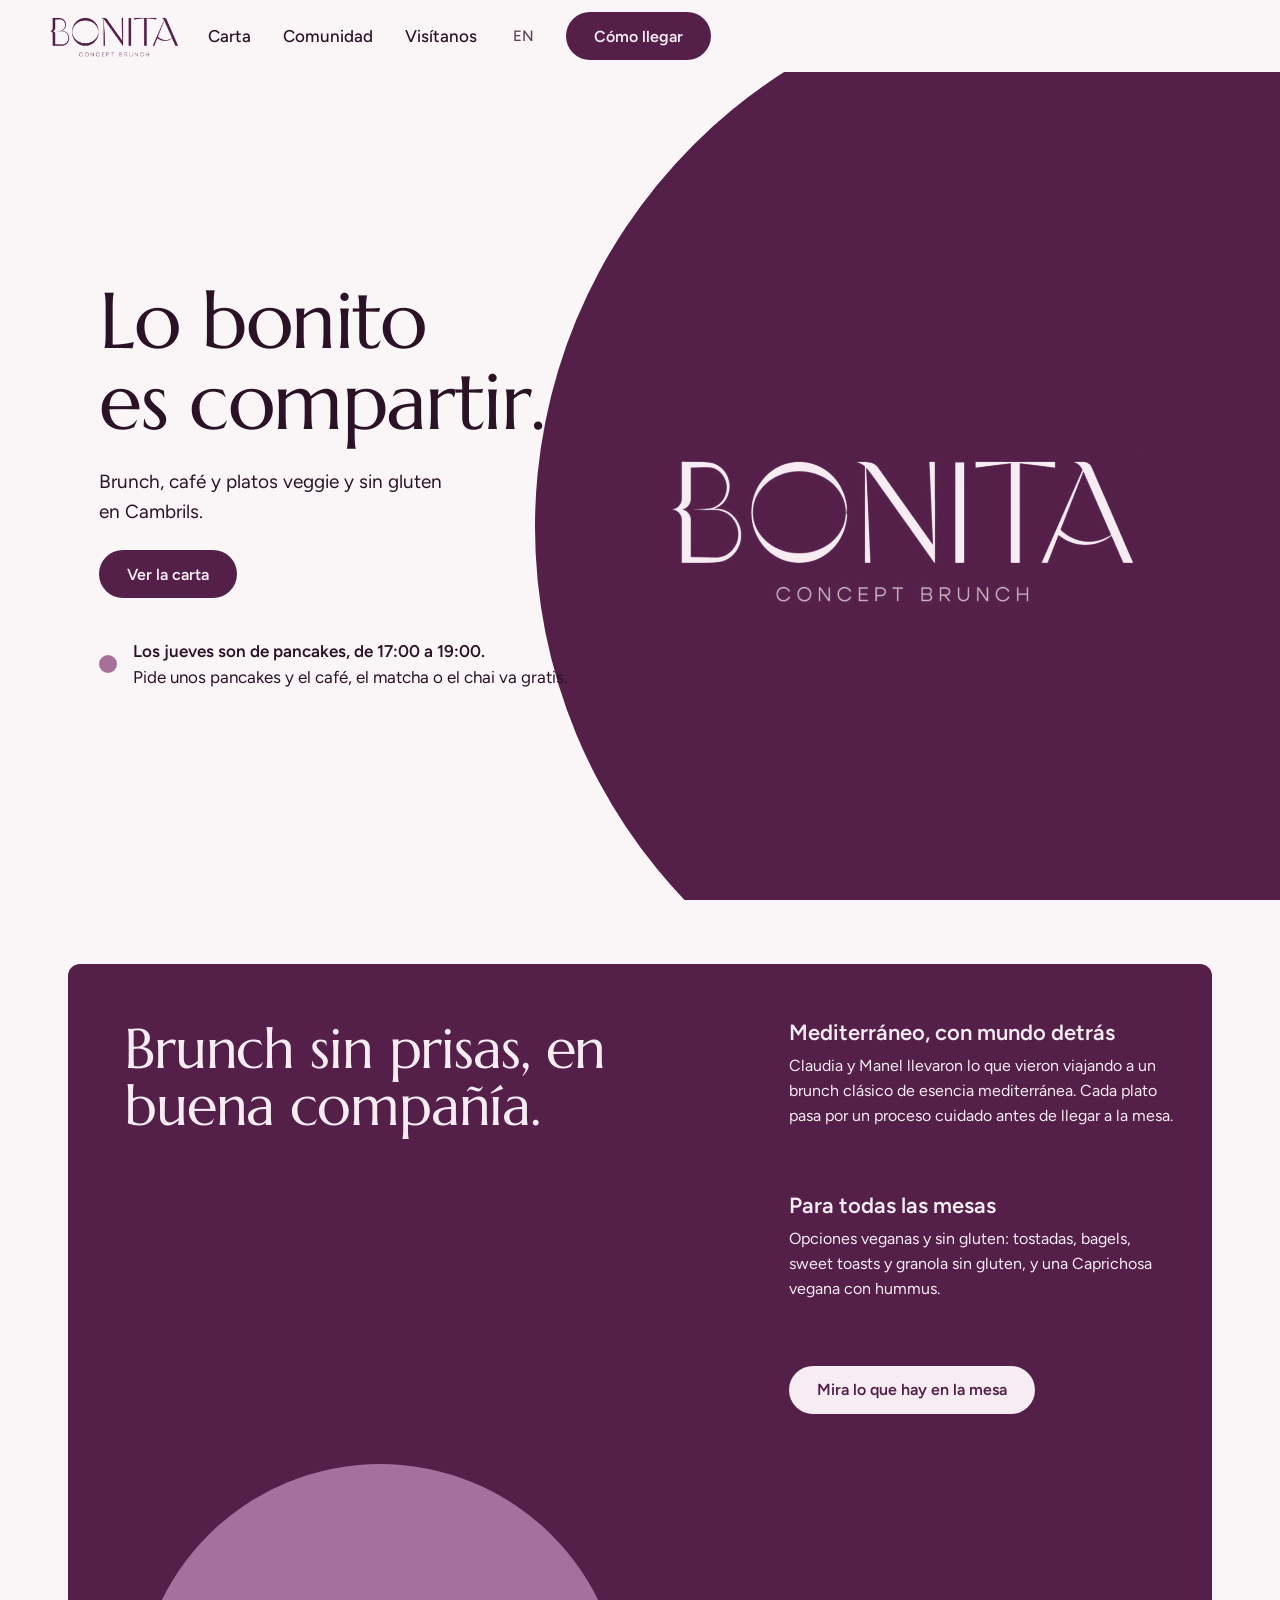
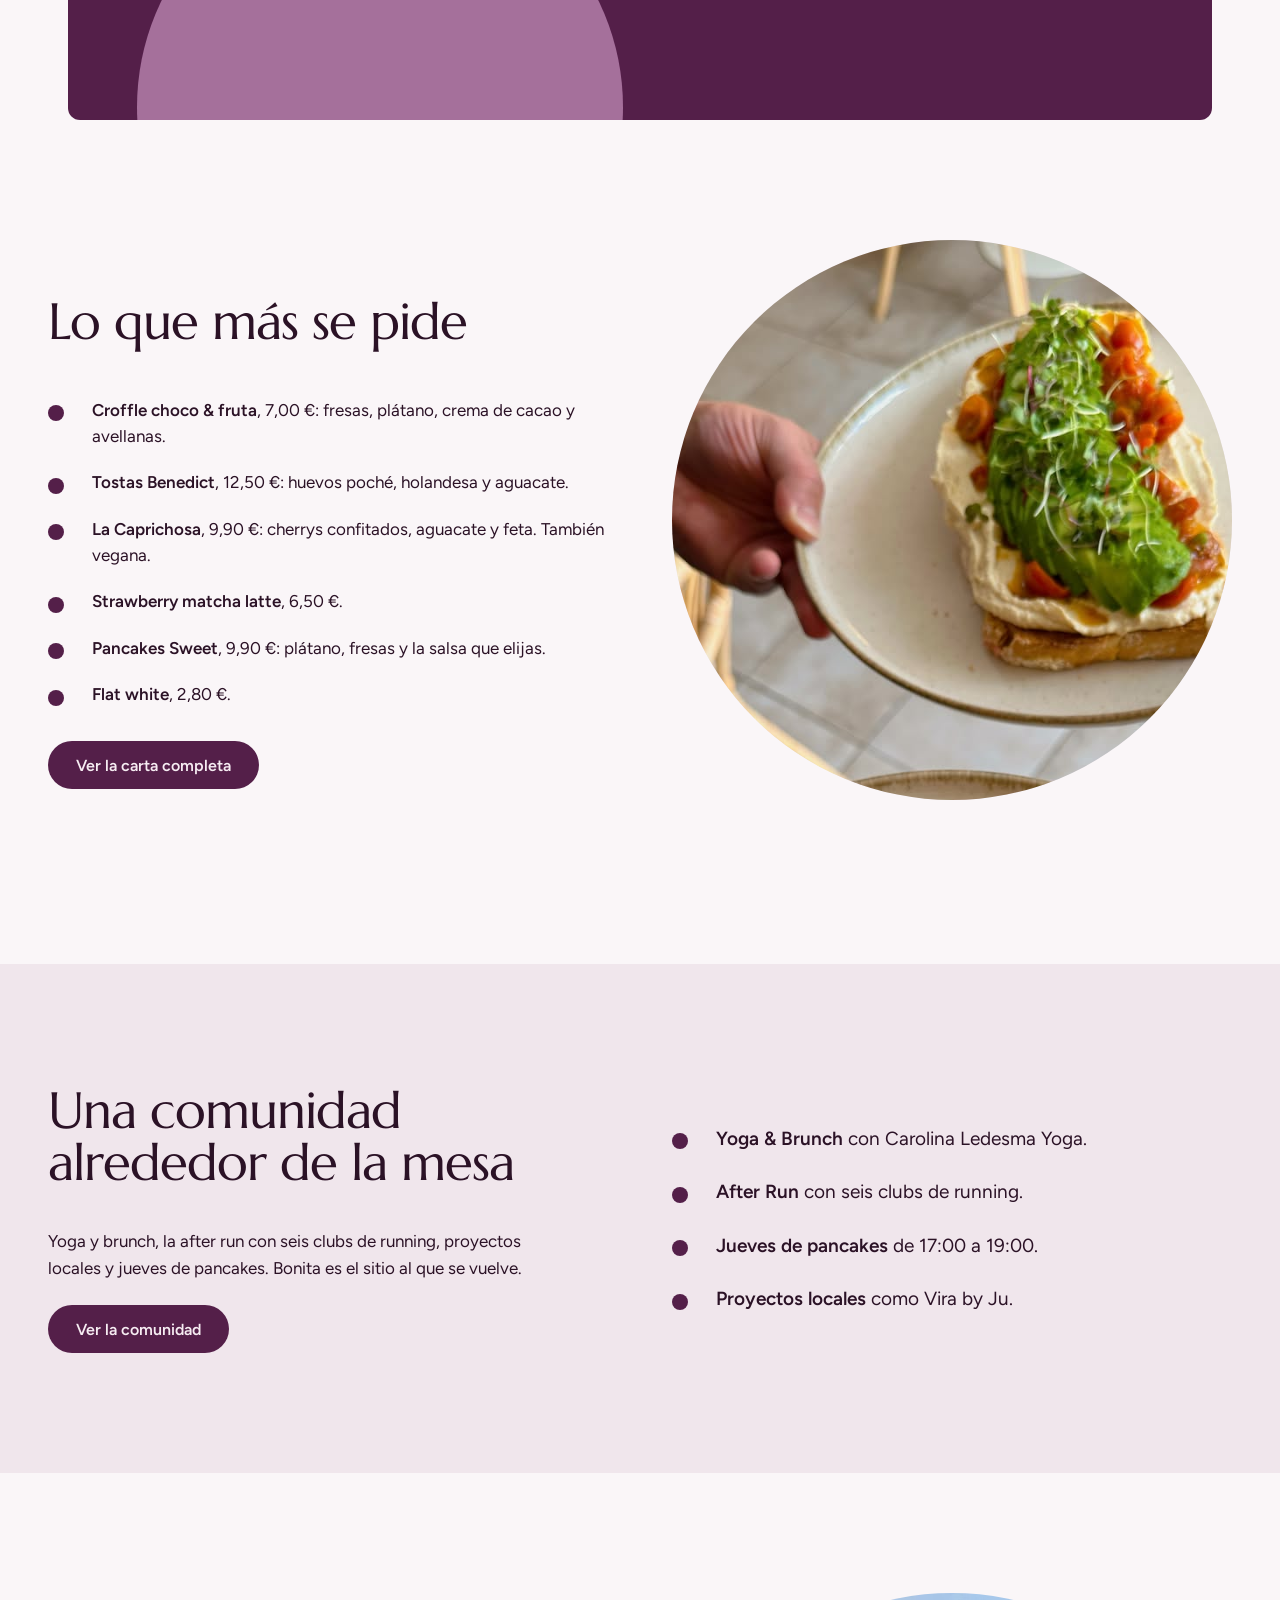
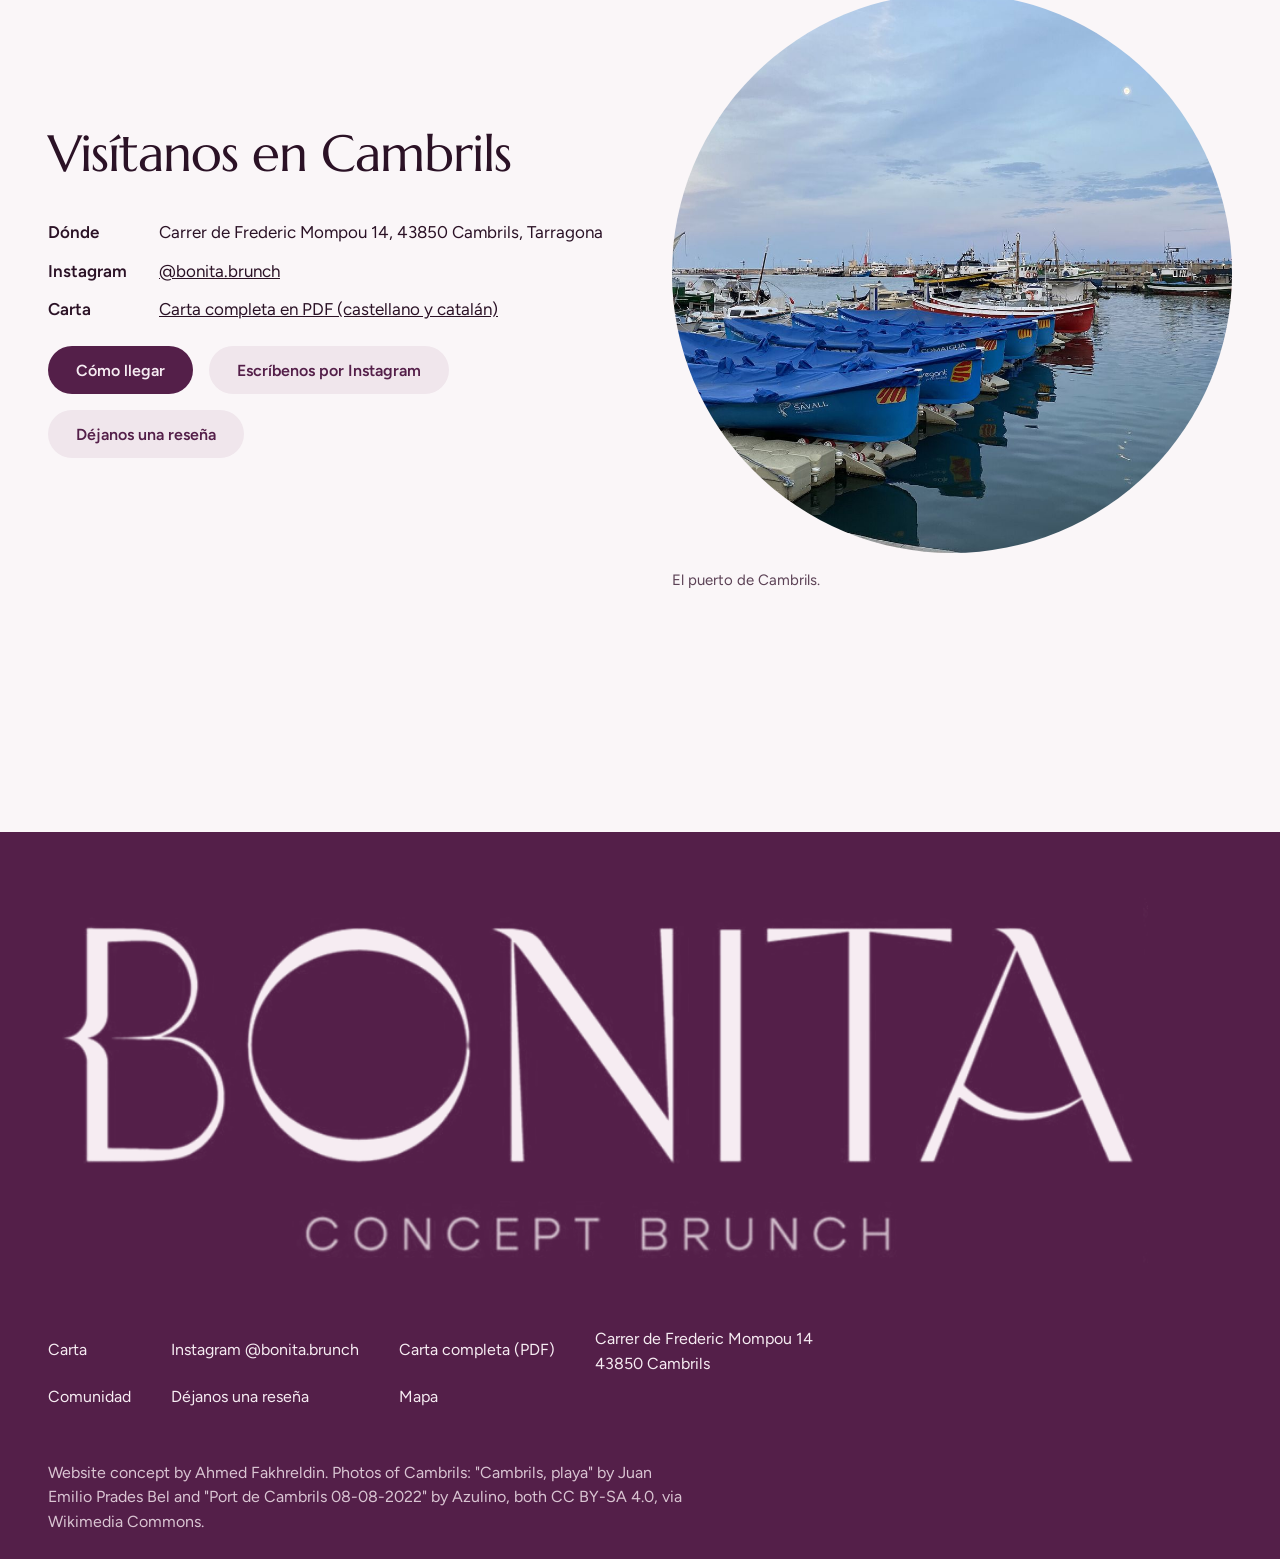
<file: index.html>
<!doctype html>
<html lang="es"><head><meta charset="utf-8"><meta name="viewport" content="width=device-width,initial-scale=1">
<title>Bonita Concept Brunch · Cambrils</title><meta name="description" content="Brunch, café y opciones veggie y sin gluten en Carrer de Frederic Mompou 14, Cambrils.">
<link rel="preload" as="font" type="font/woff2" crossorigin href="fonts/marcellus-400.woff2">
<link rel="preload" as="font" type="font/woff2" crossorigin href="fonts/figtree-400.woff2">
<link rel="stylesheet" href="fonts/fonts.css?v=7"><link rel="stylesheet" href="styles.css?v=7"><noscript><style>.rv{opacity:1!important;transform:none!important}</style></noscript>
<style>html.fl body{opacity:0}body{transition:opacity .25s ease}</style>
<script>document.documentElement.classList.add('fl');(function(){var d=function(){document.documentElement.classList.remove('fl')};setTimeout(d,1200);if(document.fonts&&document.fonts.load){Promise.all([document.fonts.load('1em Marcellus'),document.fonts.load('1em Figtree')]).then(d,d)}else d()})();</script>
</head><body><a class="skip" href="#main">Saltar al contenido</a><header class="nav"><a href="index.html" aria-label="Bonita Concept Brunch"><img class="logo" src="img/logo-plum.png" alt="Bonita Concept Brunch" width="132" height="44"></a>
<a class="l" href="carta.html"><span data-en="Menu">Carta</span></a><a class="l" href="comunidad.html"><span data-en="Community">Comunidad</span></a><a class="l" href="index.html#visitanos"><span data-en="Visit">Visítanos</span></a>
<button class="lang" type="button" aria-label="Switch to English">EN</button><a class="btn" href="https://www.google.com/maps/search/?api=1&query=Bonita+Concept+Brunch+Carrer+de+Frederic+Mompou+14+Cambrils"><span data-en="Directions">Cómo llegar</span></a></header>
<main id="main">
<section class="hero"><div class="copy">
<h1><span data-en="Sharing is&lt;br&gt;the bonito part.">Lo bonito<br>es compartir.</span></h1>
<p class="lead"><span data-en="Brunch, coffee and veggie and gluten free dishes in Cambrils.">Brunch, café y platos veggie y sin gluten en Cambrils.</span></p>
<a class="btn" href="carta.html"><span data-en="See the menu">Ver la carta</span></a>
<div class="status" id="pancake" role="status"><i></i><p><b>Los jueves son de pancakes, de 17:00 a 19:00.</b><br><span data-en="Order pancakes and your coffee, matcha or chai is on the house.">Pide unos pancakes y el café, el matcha o el chai va gratis.</span></p></div>
</div><div class="disc" aria-hidden="true"><img src="img/logo-cream.png" alt="" width="930" height="310"></div></section>

<section class="sec" style="padding-top:var(--s5)"><div class="panel">
<h2 class="rv"><span data-en="Brunch without hurry, in good company.">Brunch sin prisas, en buena compañía.</span></h2>
<div class="cols"><div class="rv" style="--i:1"><h3><span data-en="Mediterranean, with the world behind it">Mediterráneo, con mundo detrás</span></h3><p><span data-en="Claudia and Manel took what they saw travelling and made a classic brunch with a Mediterranean heart. Every dish goes through a careful process before it reaches your table.">Claudia y Manel llevaron lo que vieron viajando a un brunch clásico de esencia mediterránea. Cada plato pasa por un proceso cuidado antes de llegar a la mesa.</span></p></div>
<div class="rv" style="--i:2"><h3><span data-en="For every table">Para todas las mesas</span></h3><p><span data-en="Vegan and gluten free options: toasts, bagels, sweet toasts and gluten free granola, plus a vegan Caprichosa with hummus.">Opciones veganas y sin gluten: tostadas, bagels, sweet toasts y granola sin gluten, y una Caprichosa vegana con hummus.</span></p></div>
<a class="btn rv" style="--i:3" href="carta.html"><span data-en="See what is on the table">Mira lo que hay en la mesa</span></a></div>
<div class="ring" aria-hidden="true"></div></div></section>

<section class="sec" style="padding-top:0"><div class="split"><div><h2 class="rv"><span data-en="What gets ordered most">Lo que más se pide</span></h2>
<ul class="ringlist" >
<li class="rv"><span><span data-en="&lt;b&gt;Choco &amp; fruit croffle&lt;/b&gt;, €7.00: strawberries, banana, cocoa and hazelnut cream."><b>Croffle choco & fruta</b>, 7,00 €: fresas, plátano, crema de cacao y avellanas.</span></span></li>
<li class="rv"><span><span data-en="&lt;b&gt;Tostas Benedict&lt;/b&gt;, €12.50: poached eggs, hollandaise and avocado."><b>Tostas Benedict</b>, 12,50 €: huevos poché, holandesa y aguacate.</span></span></li>
<li class="rv"><span><span data-en="&lt;b&gt;La Caprichosa&lt;/b&gt;, €9.90: confit cherry tomatoes, avocado and feta. Also vegan."><b>La Caprichosa</b>, 9,90 €: cherrys confitados, aguacate y feta. También vegana.</span></span></li>
<li class="rv"><span><span data-en="&lt;b&gt;Strawberry matcha latte&lt;/b&gt;, €6.50."><b>Strawberry matcha latte</b>, 6,50 €.</span></span></li>
<li class="rv"><span><span data-en="&lt;b&gt;Sweet pancakes&lt;/b&gt;, €9.90: banana, strawberries and the sauce you pick."><b>Pancakes Sweet</b>, 9,90 €: plátano, fresas y la salsa que elijas.</span></span></li>
<li class="rv"><span><span data-en="&lt;b&gt;Flat white&lt;/b&gt;, €2.80."><b>Flat white</b>, 2,80 €.</span></span></li></ul>
<div class="actions"><a class="btn" href="carta.html"><span data-en="See the full menu">Ver la carta completa</span></a></div></div>
<div class="rv" style="--i:1"><div class="frame" role="img" aria-label="Fotos de platos y bebidas de Bonita"><img src="img/photos/toast.jpg" alt="Tostada con hummus, aguacate y tomate sobre pan crujiente, sostenida en un plato" width="640" height="640" loading="lazy" style="animation-delay:0s"><img src="img/photos/croissants.jpg" alt="Croissants dorados y hojaldrados" width="640" height="640" loading="lazy" style="animation-delay:3.6s"><img src="img/photos/strawberry-matcha.jpg" alt="Un strawberry matcha con pajita de cristal" width="640" height="640" loading="lazy" style="animation-delay:7.2s"><img src="img/photos/matcha.jpg" alt="Batiendo matcha con una cuchara de bambú" width="640" height="640" loading="lazy" style="animation-delay:10.8s"><img src="img/photos/hot-chocolate.jpg" alt="Chocolate caliente con marshmallows" width="640" height="640" loading="lazy" style="animation-delay:14.4s"></div><p class="caps" aria-hidden="true"><span style="animation-delay:0s" data-en="Vegan Caprichosa">La Caprichosa vegana</span><span style="animation-delay:3.6s" data-en="Butter croissants">Croissants de mantequilla</span><span style="animation-delay:7.2s" data-en="Strawberry matcha latte">Strawberry matcha latte</span><span style="animation-delay:10.8s" data-en="Ceremonial grade matcha">Matcha de grado ceremonial</span><span style="animation-delay:14.4s" data-en="Hot chocolate Bonita">Hot chocolate Bonita</span></p></div></div></section>

<section class="sec band"><div class="split"><div><h2 class="rv"><span data-en="A community around the table">Una comunidad alrededor de la mesa</span></h2>
<p class="rv" style="--i:1;max-width:46ch"><span data-en="Yoga and brunch, an after run with six running clubs, local projects and pancake Thursdays. Bonita is the place people come back to.">Yoga y brunch, la after run con seis clubs de running, proyectos locales y jueves de pancakes. Bonita es el sitio al que se vuelve.</span></p>
<div class="actions"><a class="btn" href="comunidad.html"><span data-en="See the community">Ver la comunidad</span></a></div></div>
<ul class="ringlist rv" style="--i:2"><li><span><span data-en="&lt;b&gt;Yoga &amp; Brunch&lt;/b&gt; with Carolina Ledesma Yoga."><b>Yoga & Brunch</b> con Carolina Ledesma Yoga.</span></span></li><li><span><span data-en="&lt;b&gt;After Run&lt;/b&gt; with six running clubs."><b>After Run</b> con seis clubs de running.</span></span></li><li><span><span data-en="&lt;b&gt;Pancake Thursdays&lt;/b&gt; from 17:00 to 19:00."><b>Jueves de pancakes</b> de 17:00 a 19:00.</span></span></li><li><span><span data-en="&lt;b&gt;Local projects&lt;/b&gt; like Vira by Ju."><b>Proyectos locales</b> como Vira by Ju.</span></span></li></ul></div></section>

<section class="sec visit" id="visitanos"><div class="split"><div><h2 class="rv"><span data-en="Visit us in Cambrils">Visítanos en Cambrils</span></h2>
<dl class="rv" style="--i:1"><dt><span data-en="Where">Dónde</span></dt><dd>Carrer de Frederic Mompou 14, 43850 Cambrils, Tarragona</dd>
<dt>Instagram</dt><dd><a href="https://www.instagram.com/bonita.brunch/">@bonita.brunch</a></dd>
<dt><span data-en="Menu">Carta</span></dt><dd><a href="https://drive.google.com/file/d/1cFi0jNEHaVHTh7_fU4lbBXJW9XEex9RG/view?usp=drive_link"><span data-en="Full menu as PDF (Spanish and Catalan)">Carta completa en PDF (castellano y catalán)</span></a></dd></dl>
<div class="actions rv" style="--i:2"><a class="btn" href="https://www.google.com/maps/search/?api=1&query=Bonita+Concept+Brunch+Carrer+de+Frederic+Mompou+14+Cambrils"><span data-en="Directions">Cómo llegar</span></a><a class="btn alt" href="https://www.instagram.com/bonita.brunch/"><span data-en="Message us on Instagram">Escríbenos por Instagram</span></a><a class="btn alt" href="https://g.page/r/CfIAZZboetoIEBM/review"><span data-en="Leave a review">Déjanos una reseña</span></a></div></div>
<div><div class="mask rv" style="--i:2"><img src="img/town/port.jpg" alt="El puerto de Cambrils al anochecer, con barcas azules amarradas" width="1400" height="1050" loading="lazy"></div><p class="cap"><span data-en="The port of Cambrils.">El puerto de Cambrils.</span></p></div></div></section>
</main><footer><img class="big" src="img/logo-cream.png" alt="Bonita Concept Brunch" width="930" height="310">
<div class="cols"><div><a href="carta.html"><span data-en="Menu">Carta</span></a><a href="comunidad.html"><span data-en="Community">Comunidad</span></a></div>
<div><a href="https://www.instagram.com/bonita.brunch/">Instagram @bonita.brunch</a><a href="https://g.page/r/CfIAZZboetoIEBM/review"><span data-en="Leave a review">Déjanos una reseña</span></a></div>
<div><a href="https://drive.google.com/file/d/1cFi0jNEHaVHTh7_fU4lbBXJW9XEex9RG/view?usp=drive_link"><span data-en="Full menu (PDF)">Carta completa (PDF)</span></a><a href="https://www.google.com/maps/search/?api=1&query=Bonita+Concept+Brunch+Carrer+de+Frederic+Mompou+14+Cambrils"><span data-en="Map">Mapa</span></a></div>
<div><span>Carrer de Frederic Mompou 14<br>43850 Cambrils</span></div></div>
<p class="credit">Website concept by Ahmed Fakhreldin. Photos of Cambrils: "Cambrils, playa" by Juan Emilio Prades Bel and "Port de Cambrils 08-08-2022" by Azulino, both CC BY-SA 4.0, via Wikimedia Commons.</p></footer>
<script src="site.js?v=7"></script></body></html>
</file>
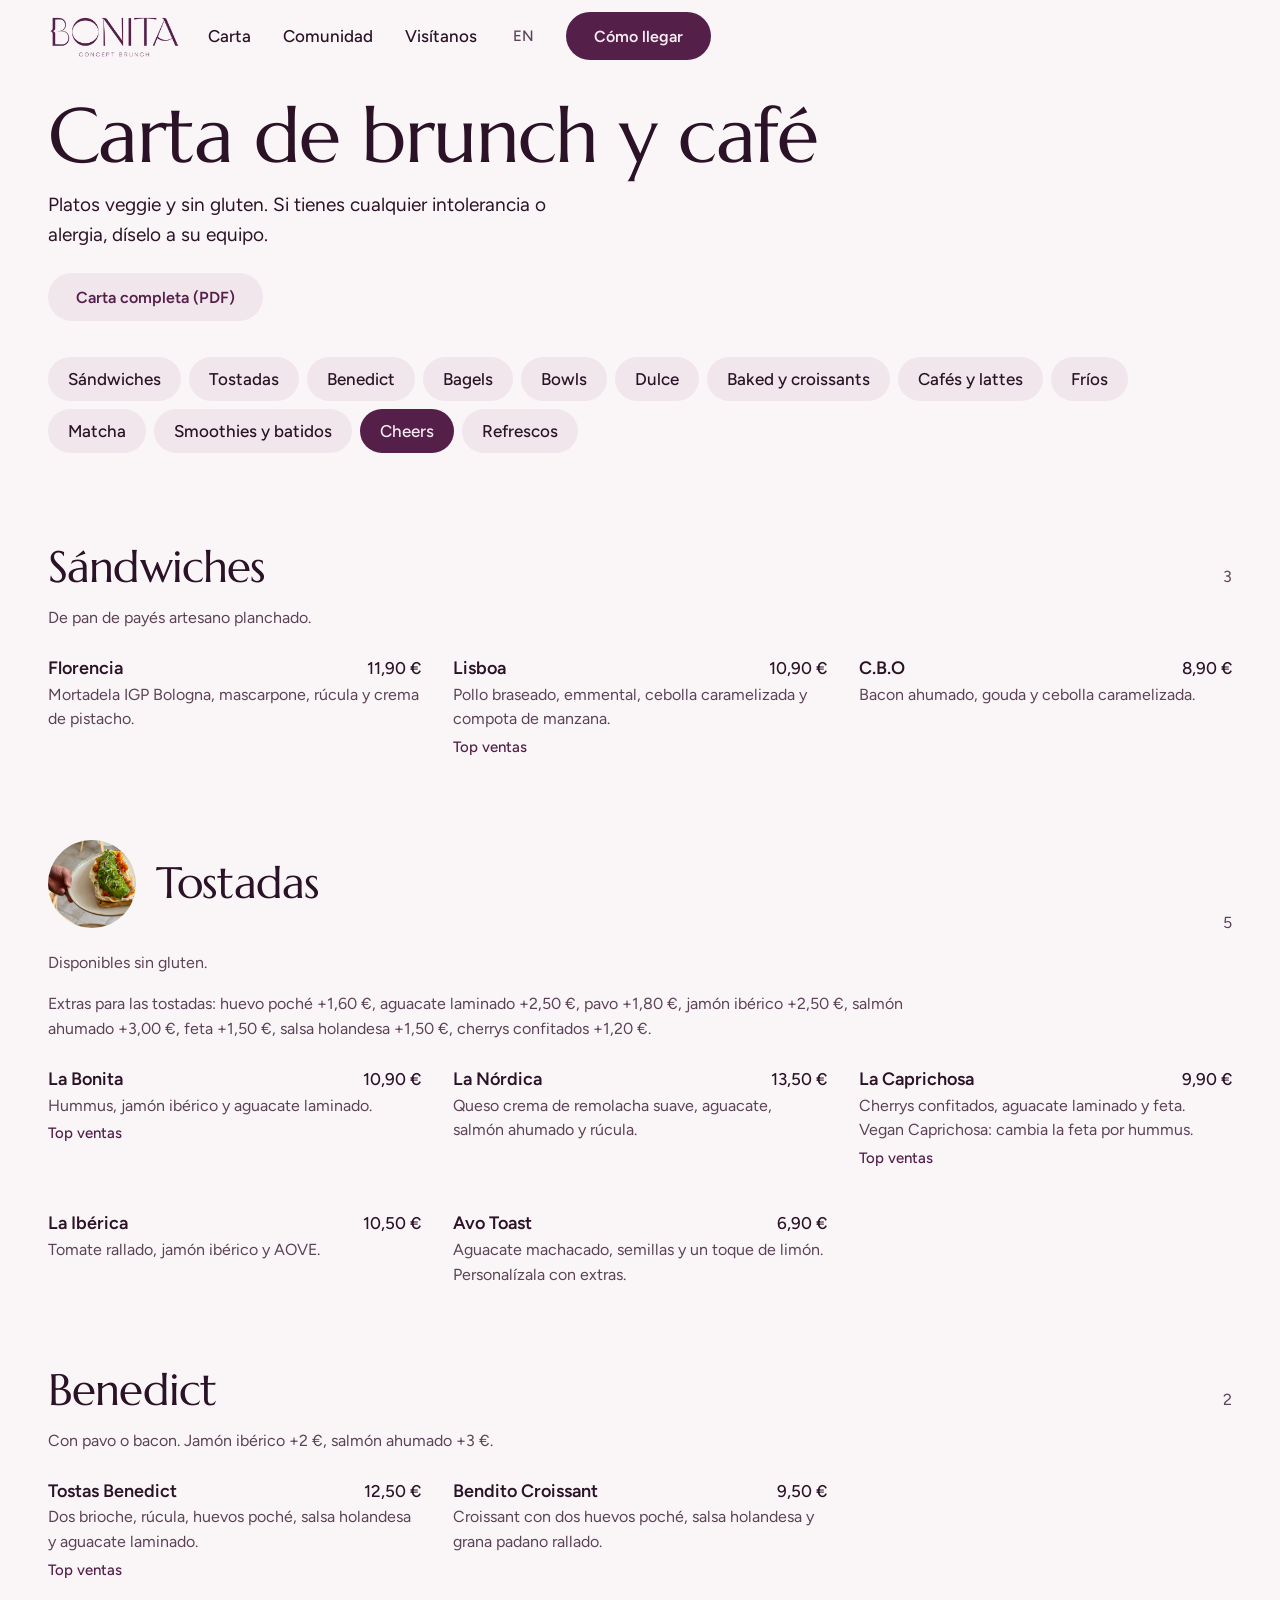
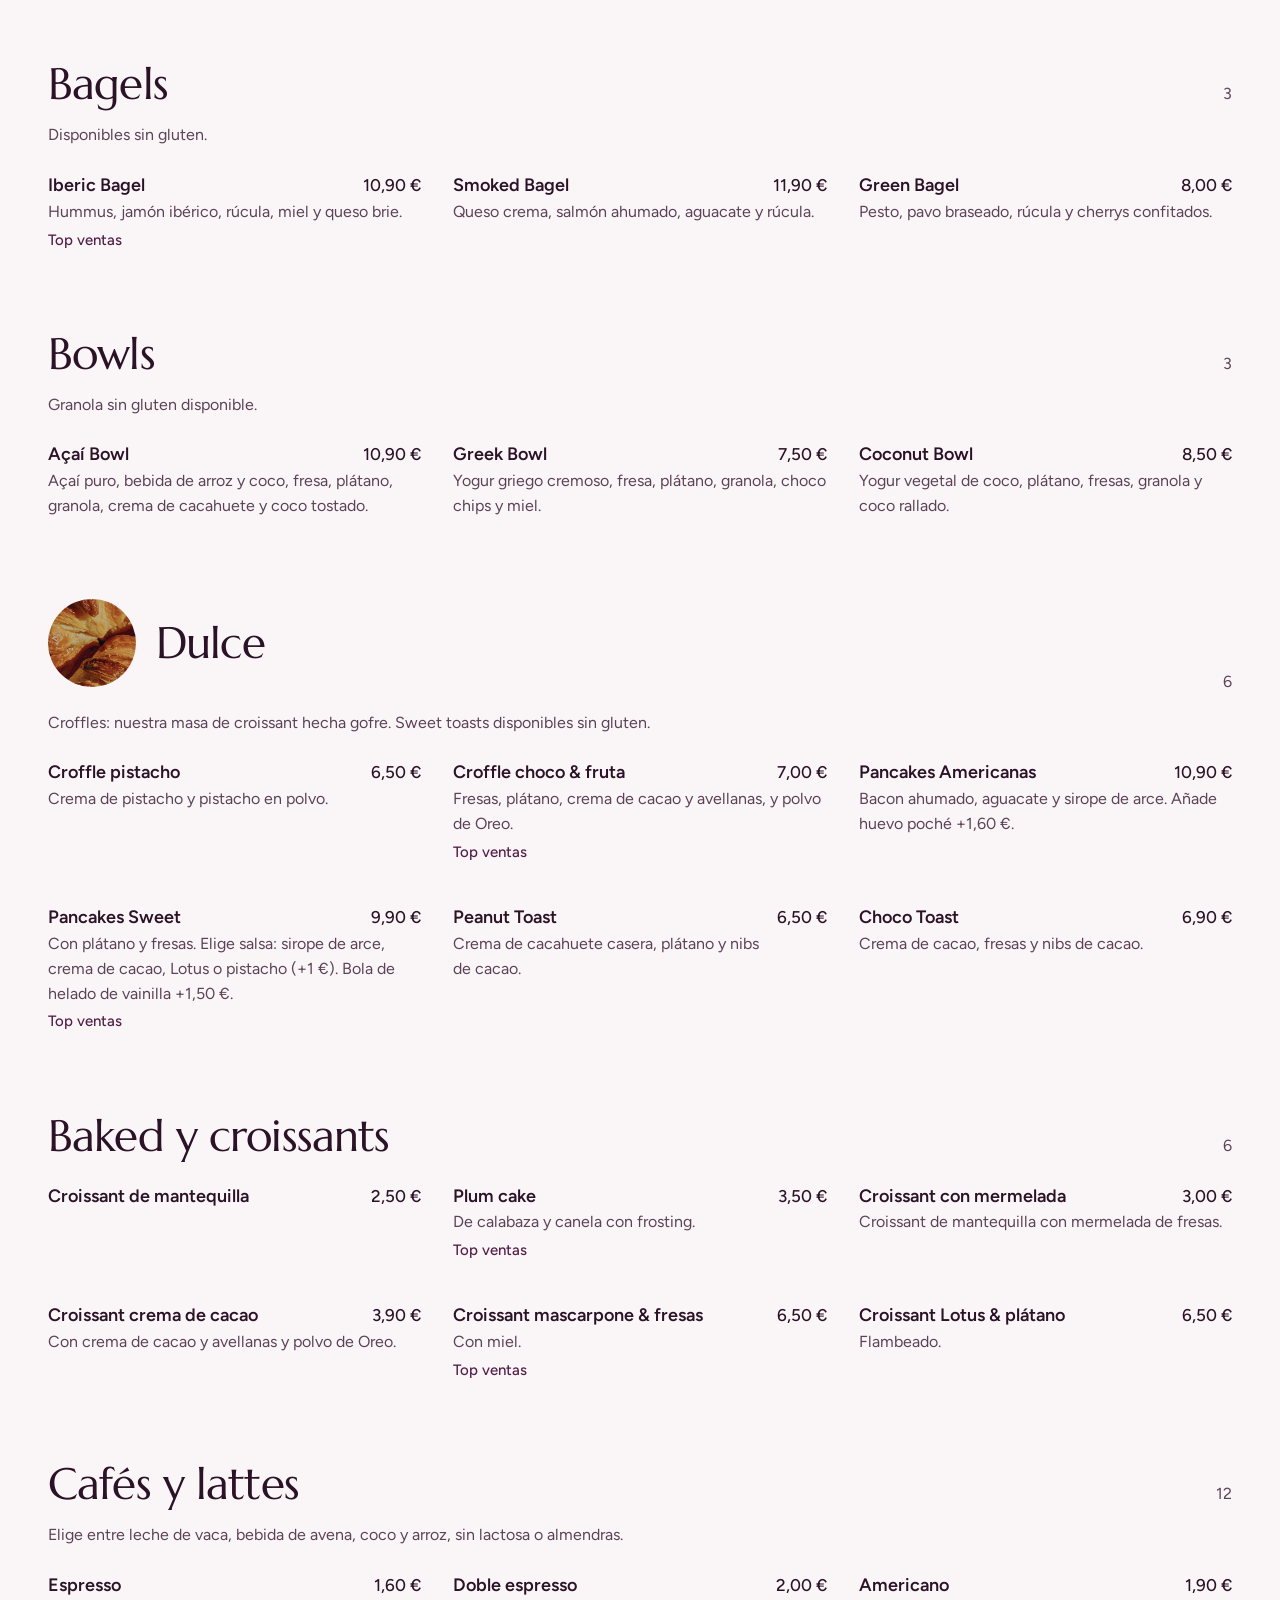
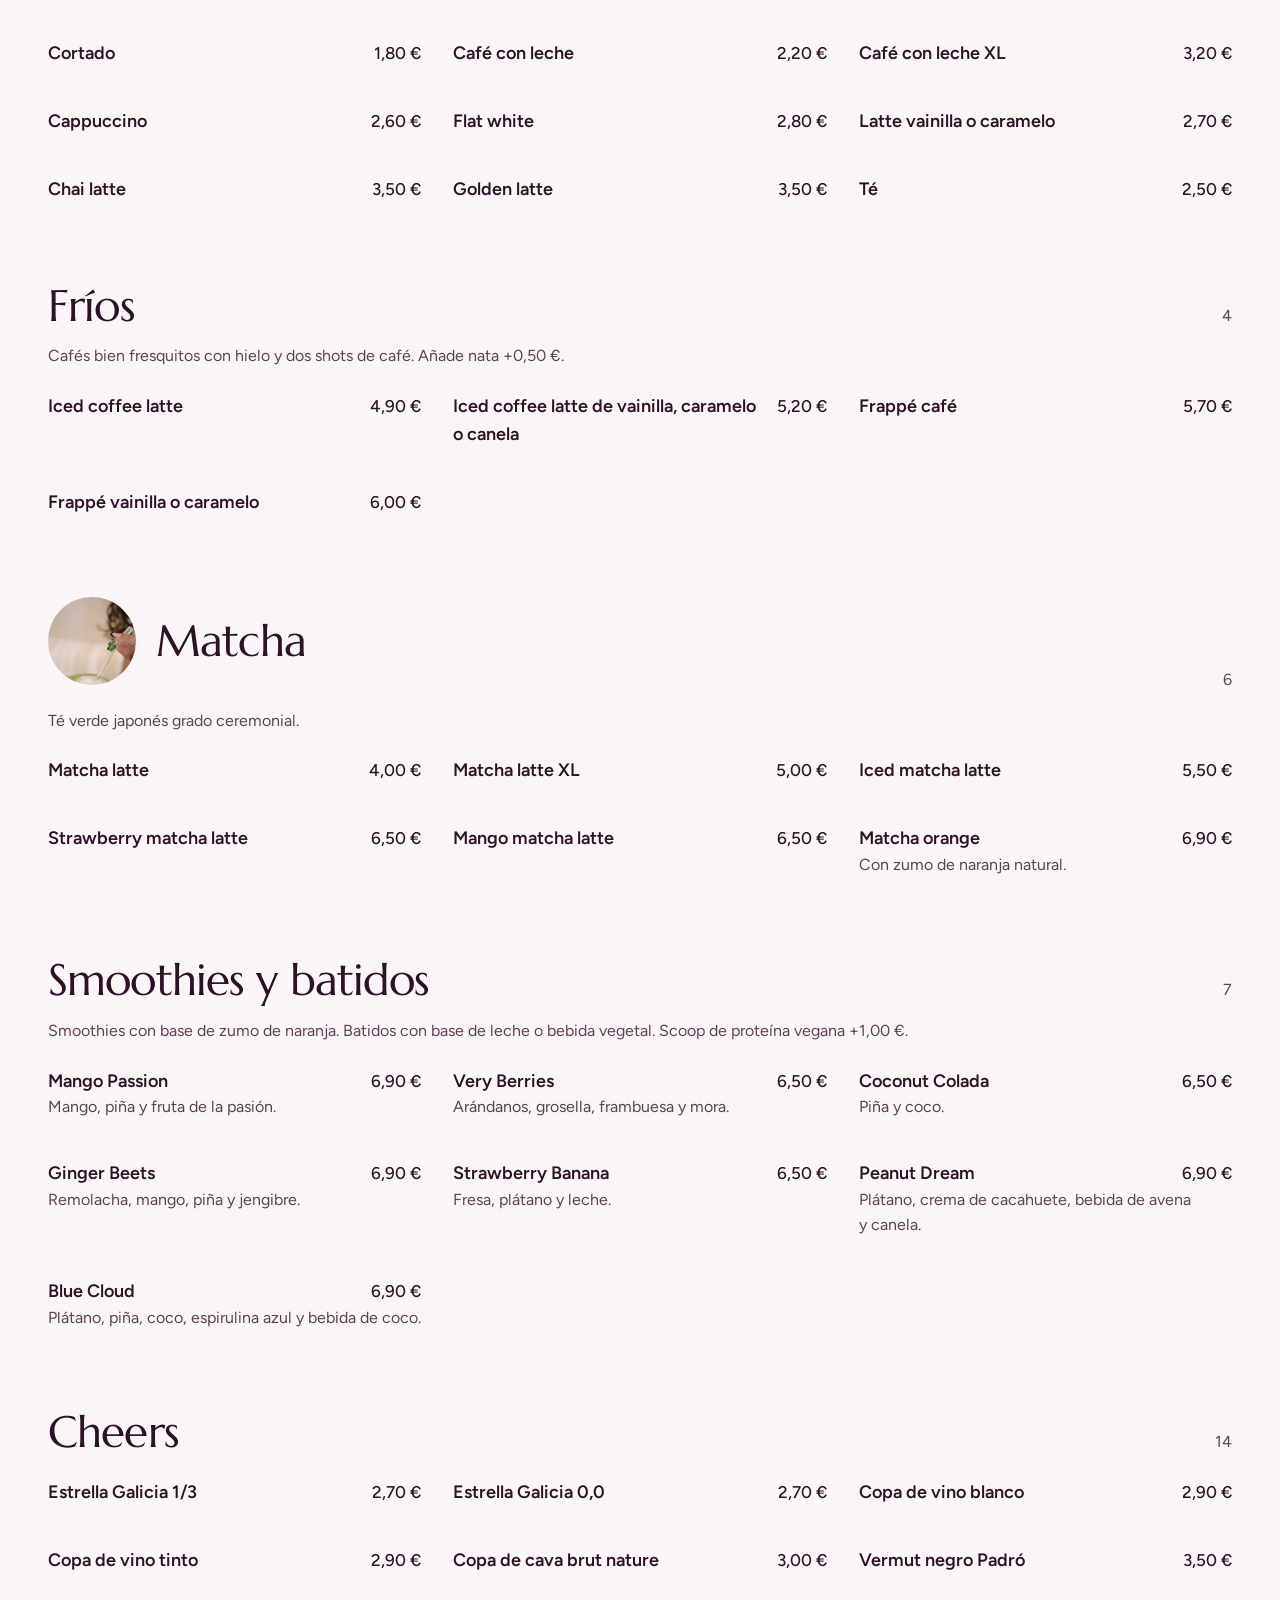
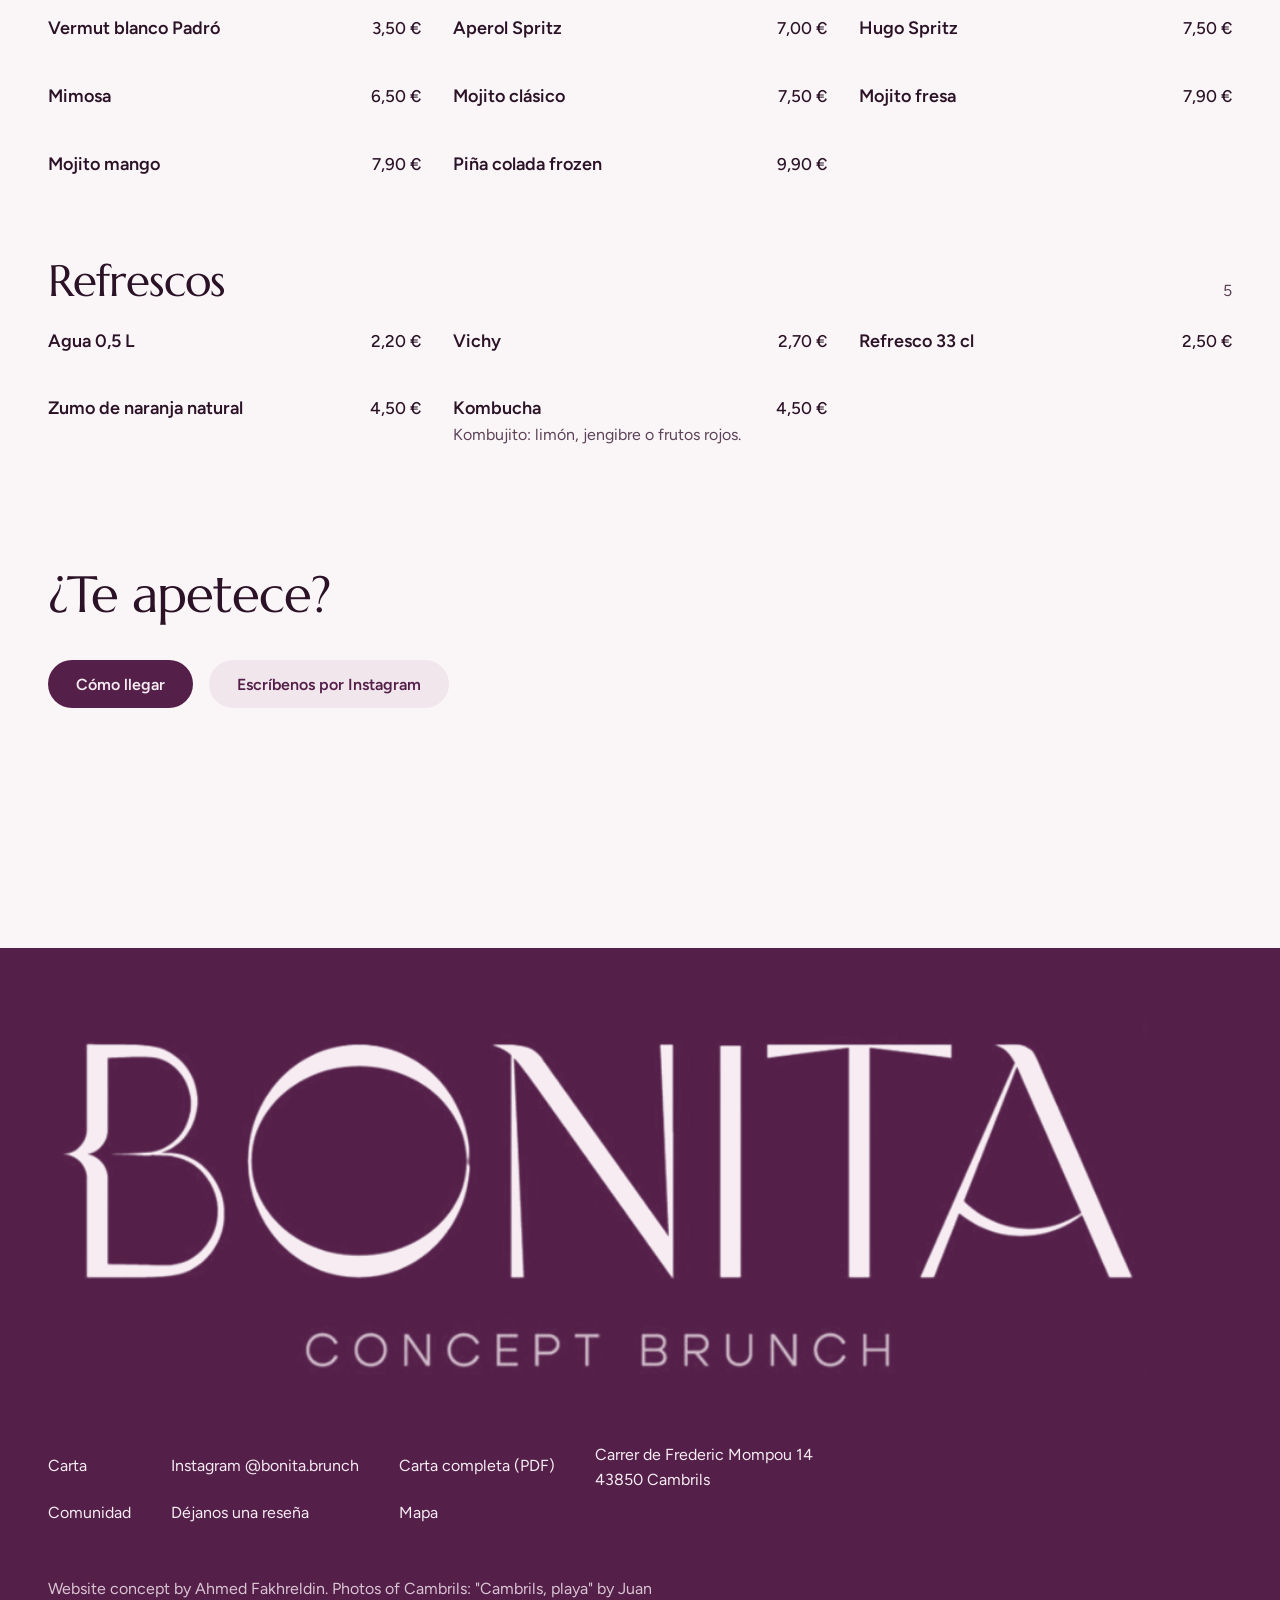
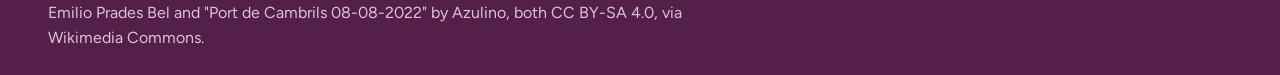
<file: carta.html>
<!doctype html>
<html lang="es"><head><meta charset="utf-8"><meta name="viewport" content="width=device-width,initial-scale=1">
<title>Carta · Bonita Concept Brunch</title><meta name="description" content="La carta de Bonita Concept Brunch en Cambrils, con precios.">
<link rel="preload" as="font" type="font/woff2" crossorigin href="fonts/marcellus-400.woff2">
<link rel="preload" as="font" type="font/woff2" crossorigin href="fonts/figtree-400.woff2">
<link rel="stylesheet" href="fonts/fonts.css?v=7"><link rel="stylesheet" href="styles.css?v=7"><noscript><style>.rv{opacity:1!important;transform:none!important}</style></noscript>
<style>html.fl body{opacity:0}body{transition:opacity .25s ease}</style>
<script>document.documentElement.classList.add('fl');(function(){var d=function(){document.documentElement.classList.remove('fl')};setTimeout(d,1200);if(document.fonts&&document.fonts.load){Promise.all([document.fonts.load('1em Marcellus'),document.fonts.load('1em Figtree')]).then(d,d)}else d()})();</script>
</head><body><a class="skip" href="#main">Saltar al contenido</a><header class="nav"><a href="index.html" aria-label="Bonita Concept Brunch"><img class="logo" src="img/logo-plum.png" alt="Bonita Concept Brunch" width="132" height="44"></a>
<a class="l" href="carta.html"><span data-en="Menu">Carta</span></a><a class="l" href="comunidad.html"><span data-en="Community">Comunidad</span></a><a class="l" href="index.html#visitanos"><span data-en="Visit">Visítanos</span></a>
<button class="lang" type="button" aria-label="Switch to English">EN</button><a class="btn" href="https://www.google.com/maps/search/?api=1&query=Bonita+Concept+Brunch+Carrer+de+Frederic+Mompou+14+Cambrils"><span data-en="Directions">Cómo llegar</span></a></header><main id="main">
<div class="hello"><h1 class="rv"><span data-en="Brunch and coffee menu">Carta de brunch y café</span></h1><p class="rv" style="--i:1"><span data-en="Veggie and gluten free dishes. If you have an intolerance or allergy, tell the team.">Platos veggie y sin gluten. Si tienes cualquier intolerancia o alergia, díselo a su equipo.</span></p>
<div class="actions rv" style="--i:2"><a class="btn alt" href="https://drive.google.com/file/d/1cFi0jNEHaVHTh7_fU4lbBXJW9XEex9RG/view?usp=drive_link"><span data-en="Full menu (PDF)">Carta completa (PDF)</span></a></div></div>
<nav class="chips" aria-label="Categorías"><a href="#sandwichs"><span data-en="Sandwiches">Sándwiches</span></a><a href="#tostadas"><span data-en="Toasts">Tostadas</span></a><a href="#benedict"><span data-en="Benedict">Benedict</span></a><a href="#bagels"><span data-en="Bagels">Bagels</span></a><a href="#bowls"><span data-en="Bowls">Bowls</span></a><a href="#dulce"><span data-en="Sweet">Dulce</span></a><a href="#bakery"><span data-en="Baked and croissants">Baked y croissants</span></a><a href="#cafes"><span data-en="Coffee and lattes">Cafés y lattes</span></a><a href="#frios"><span data-en="Iced">Fríos</span></a><a href="#matcha"><span data-en="Matcha">Matcha</span></a><a href="#smoothies"><span data-en="Smoothies and shakes">Smoothies y batidos</span></a><a href="#cheers"><span data-en="Cheers">Cheers</span></a><a href="#refrescos"><span data-en="Soft drinks">Refrescos</span></a></nav><section class="cat" id="sandwichs"><div class="chead rv"><div class="cl"><h2><span data-en="Sandwiches">Sándwiches</span></h2></div><span>3</span></div><p class="note"><span data-en="Pressed on artisan country bread.">De pan de payés artesano planchado.</span></p><ul class="items"><li class="rv"><div><div class="nm"><b>Florencia</b><span class="pr">11,90 €</span></div><p><span data-en="IGP Bologna mortadella, mascarpone, rocket and pistachio cream.">Mortadela IGP Bologna, mascarpone, rúcula y crema de pistacho.</span></p></div></li><li class="rv"><div><div class="nm"><b>Lisboa</b><span class="pr">10,90 €</span></div><p><span data-en="Roast chicken, emmental, caramelised onion and apple compote.">Pollo braseado, emmental, cebolla caramelizada y compota de manzana.</span></p><em><span data-en="Best seller">Top ventas</span></em></div></li><li class="rv"><div><div class="nm"><b>C.B.O</b><span class="pr">8,90 €</span></div><p><span data-en="Smoked bacon, gouda and caramelised onion.">Bacon ahumado, gouda y cebolla caramelizada.</span></p></div></li></ul></section><section class="cat" id="tostadas"><div class="chead rv"><div class="cl"><img class="cphoto" src="img/photos/toast.jpg" alt="Tostada con hummus, aguacate y tomate" width="88" height="88" loading="lazy"><h2><span data-en="Toasts">Tostadas</span></h2></div><span>5</span></div><p class="note"><span data-en="Available gluten free.">Disponibles sin gluten.</span></p><p class="note"><span data-en="Toast extras: poached egg +€1.60, sliced avocado +€2.50, turkey +€1.80, iberico ham +€2.50, smoked salmon +€3.00, feta +€1.50, hollandaise +€1.50, confit cherry tomatoes +€1.20.">Extras para las tostadas: huevo poché +1,60 €, aguacate laminado +2,50 €, pavo +1,80 €, jamón ibérico +2,50 €, salmón ahumado +3,00 €, feta +1,50 €, salsa holandesa +1,50 €, cherrys confitados +1,20 €.</span></p><ul class="items"><li class="rv"><div><div class="nm"><b>La Bonita</b><span class="pr">10,90 €</span></div><p><span data-en="Hummus, iberico ham and sliced avocado.">Hummus, jamón ibérico y aguacate laminado.</span></p><em><span data-en="Best seller">Top ventas</span></em></div></li><li class="rv"><div><div class="nm"><b>La Nórdica</b><span class="pr">13,50 €</span></div><p><span data-en="Mild beetroot cream cheese, avocado, smoked salmon and rocket.">Queso crema de remolacha suave, aguacate, salmón ahumado y rúcula.</span></p></div></li><li class="rv"><div><div class="nm"><b>La Caprichosa</b><span class="pr">9,90 €</span></div><p><span data-en="Confit cherry tomatoes, sliced avocado and feta. Vegan Caprichosa: hummus instead of feta.">Cherrys confitados, aguacate laminado y feta. Vegan Caprichosa: cambia la feta por hummus.</span></p><em><span data-en="Best seller">Top ventas</span></em></div></li><li class="rv"><div><div class="nm"><b>La Ibérica</b><span class="pr">10,50 €</span></div><p><span data-en="Grated tomato, iberico ham and extra virgin olive oil.">Tomate rallado, jamón ibérico y AOVE.</span></p></div></li><li class="rv"><div><div class="nm"><b>Avo Toast</b><span class="pr">6,90 €</span></div><p><span data-en="Smashed avocado, seeds and a touch of lemon. Make it yours with extras.">Aguacate machacado, semillas y un toque de limón. Personalízala con extras.</span></p></div></li></ul></section><section class="cat" id="benedict"><div class="chead rv"><div class="cl"><h2><span data-en="Benedict">Benedict</span></h2></div><span>2</span></div><p class="note"><span data-en="With turkey or bacon. Iberico ham +€2, smoked salmon +€3.">Con pavo o bacon. Jamón ibérico +2 €, salmón ahumado +3 €.</span></p><ul class="items"><li class="rv"><div><div class="nm"><b>Tostas Benedict</b><span class="pr">12,50 €</span></div><p><span data-en="Two brioche toasts, rocket, poached eggs, hollandaise and sliced avocado.">Dos brioche, rúcula, huevos poché, salsa holandesa y aguacate laminado.</span></p><em><span data-en="Best seller">Top ventas</span></em></div></li><li class="rv"><div><div class="nm"><b>Bendito Croissant</b><span class="pr">9,50 €</span></div><p><span data-en="Croissant with two poached eggs, hollandaise and grated grana padano.">Croissant con dos huevos poché, salsa holandesa y grana padano rallado.</span></p></div></li></ul></section><section class="cat" id="bagels"><div class="chead rv"><div class="cl"><h2><span data-en="Bagels">Bagels</span></h2></div><span>3</span></div><p class="note"><span data-en="Available gluten free.">Disponibles sin gluten.</span></p><ul class="items"><li class="rv"><div><div class="nm"><b>Iberic Bagel</b><span class="pr">10,90 €</span></div><p><span data-en="Hummus, iberico ham, rocket, honey and brie.">Hummus, jamón ibérico, rúcula, miel y queso brie.</span></p><em><span data-en="Best seller">Top ventas</span></em></div></li><li class="rv"><div><div class="nm"><b>Smoked Bagel</b><span class="pr">11,90 €</span></div><p><span data-en="Cream cheese, smoked salmon, avocado and rocket.">Queso crema, salmón ahumado, aguacate y rúcula.</span></p></div></li><li class="rv"><div><div class="nm"><b>Green Bagel</b><span class="pr">8,00 €</span></div><p><span data-en="Pesto, roast turkey, rocket and confit cherry tomatoes.">Pesto, pavo braseado, rúcula y cherrys confitados.</span></p></div></li></ul></section><section class="cat" id="bowls"><div class="chead rv"><div class="cl"><h2><span data-en="Bowls">Bowls</span></h2></div><span>3</span></div><p class="note"><span data-en="Gluten free granola available.">Granola sin gluten disponible.</span></p><ul class="items"><li class="rv"><div><div class="nm"><b>Açaí Bowl</b><span class="pr">10,90 €</span></div><p><span data-en="Pure açaí, rice and coconut drink, strawberry, banana, granola, peanut butter and toasted coconut.">Açaí puro, bebida de arroz y coco, fresa, plátano, granola, crema de cacahuete y coco tostado.</span></p></div></li><li class="rv"><div><div class="nm"><b>Greek Bowl</b><span class="pr">7,50 €</span></div><p><span data-en="Creamy Greek yogurt, strawberry, banana, granola, choco chips and honey.">Yogur griego cremoso, fresa, plátano, granola, choco chips y miel.</span></p></div></li><li class="rv"><div><div class="nm"><b>Coconut Bowl</b><span class="pr">8,50 €</span></div><p><span data-en="Coconut yogurt, banana, strawberries, granola and grated coconut.">Yogur vegetal de coco, plátano, fresas, granola y coco rallado.</span></p></div></li></ul></section><section class="cat" id="dulce"><div class="chead rv"><div class="cl"><img class="cphoto" src="img/photos/croissants.jpg" alt="Croissants dorados" width="88" height="88" loading="lazy"><h2><span data-en="Sweet">Dulce</span></h2></div><span>6</span></div><p class="note"><span data-en="Croffles: our croissant dough made into a waffle. Sweet toasts available gluten free.">Croffles: nuestra masa de croissant hecha gofre. Sweet toasts disponibles sin gluten.</span></p><ul class="items"><li class="rv"><div><div class="nm"><b>Croffle pistacho</b><span class="pr">6,50 €</span></div><p><span data-en="Pistachio cream and pistachio powder.">Crema de pistacho y pistacho en polvo.</span></p></div></li><li class="rv"><div><div class="nm"><b>Croffle choco & fruta</b><span class="pr">7,00 €</span></div><p><span data-en="Strawberries, banana, cocoa and hazelnut cream, and Oreo crumb.">Fresas, plátano, crema de cacao y avellanas, y polvo de Oreo.</span></p><em><span data-en="Best seller">Top ventas</span></em></div></li><li class="rv"><div><div class="nm"><b>Pancakes Americanas</b><span class="pr">10,90 €</span></div><p><span data-en="Smoked bacon, avocado and maple syrup. Add a poached egg +€1.60.">Bacon ahumado, aguacate y sirope de arce. Añade huevo poché +1,60 €.</span></p></div></li><li class="rv"><div><div class="nm"><b>Pancakes Sweet</b><span class="pr">9,90 €</span></div><p><span data-en="With banana and strawberries. Pick a sauce: maple syrup, cocoa cream, Lotus or pistachio (+€1). Scoop of vanilla ice cream +€1.50.">Con plátano y fresas. Elige salsa: sirope de arce, crema de cacao, Lotus o pistacho (+1 €). Bola de helado de vainilla +1,50 €.</span></p><em><span data-en="Best seller">Top ventas</span></em></div></li><li class="rv"><div><div class="nm"><b>Peanut Toast</b><span class="pr">6,50 €</span></div><p><span data-en="Homemade peanut butter, banana and cacao nibs.">Crema de cacahuete casera, plátano y nibs de cacao.</span></p></div></li><li class="rv"><div><div class="nm"><b>Choco Toast</b><span class="pr">6,90 €</span></div><p><span data-en="Cocoa cream, strawberries and cacao nibs.">Crema de cacao, fresas y nibs de cacao.</span></p></div></li></ul></section><section class="cat" id="bakery"><div class="chead rv"><div class="cl"><h2><span data-en="Baked and croissants">Baked y croissants</span></h2></div><span>6</span></div><ul class="items"><li class="rv"><div><div class="nm"><b>Croissant de mantequilla</b><span class="pr">2,50 €</span></div></div></li><li class="rv"><div><div class="nm"><b>Plum cake</b><span class="pr">3,50 €</span></div><p><span data-en="Pumpkin and cinnamon with frosting.">De calabaza y canela con frosting.</span></p><em><span data-en="Best seller">Top ventas</span></em></div></li><li class="rv"><div><div class="nm"><b>Croissant con mermelada</b><span class="pr">3,00 €</span></div><p><span data-en="Butter croissant with strawberry jam.">Croissant de mantequilla con mermelada de fresas.</span></p></div></li><li class="rv"><div><div class="nm"><b>Croissant crema de cacao</b><span class="pr">3,90 €</span></div><p><span data-en="With cocoa and hazelnut cream and Oreo crumb.">Con crema de cacao y avellanas y polvo de Oreo.</span></p></div></li><li class="rv"><div><div class="nm"><b>Croissant mascarpone & fresas</b><span class="pr">6,50 €</span></div><p><span data-en="With honey.">Con miel.</span></p><em><span data-en="Best seller">Top ventas</span></em></div></li><li class="rv"><div><div class="nm"><b>Croissant Lotus & plátano</b><span class="pr">6,50 €</span></div><p><span data-en="Flambéed.">Flambeado.</span></p></div></li></ul></section><section class="cat" id="cafes"><div class="chead rv"><div class="cl"><h2><span data-en="Coffee and lattes">Cafés y lattes</span></h2></div><span>12</span></div><p class="note"><span data-en="Choose cow milk, oat drink, coconut and rice, lactose free or almond.">Elige entre leche de vaca, bebida de avena, coco y arroz, sin lactosa o almendras.</span></p><ul class="items"><li class="rv"><div><div class="nm"><b>Espresso</b><span class="pr">1,60 €</span></div></div></li><li class="rv"><div><div class="nm"><b>Doble espresso</b><span class="pr">2,00 €</span></div></div></li><li class="rv"><div><div class="nm"><b>Americano</b><span class="pr">1,90 €</span></div></div></li><li class="rv"><div><div class="nm"><b>Cortado</b><span class="pr">1,80 €</span></div></div></li><li class="rv"><div><div class="nm"><b>Café con leche</b><span class="pr">2,20 €</span></div></div></li><li class="rv"><div><div class="nm"><b>Café con leche XL</b><span class="pr">3,20 €</span></div></div></li><li class="rv"><div><div class="nm"><b>Cappuccino</b><span class="pr">2,60 €</span></div></div></li><li class="rv"><div><div class="nm"><b>Flat white</b><span class="pr">2,80 €</span></div></div></li><li class="rv"><div><div class="nm"><b>Latte vainilla o caramelo</b><span class="pr">2,70 €</span></div></div></li><li class="rv"><div><div class="nm"><b>Chai latte</b><span class="pr">3,50 €</span></div></div></li><li class="rv"><div><div class="nm"><b>Golden latte</b><span class="pr">3,50 €</span></div></div></li><li class="rv"><div><div class="nm"><b>Té</b><span class="pr">2,50 €</span></div></div></li></ul></section><section class="cat" id="frios"><div class="chead rv"><div class="cl"><h2><span data-en="Iced">Fríos</span></h2></div><span>4</span></div><p class="note"><span data-en="Properly cold coffees with ice and two shots. Add cream +€0.50.">Cafés bien fresquitos con hielo y dos shots de café. Añade nata +0,50 €.</span></p><ul class="items"><li class="rv"><div><div class="nm"><b>Iced coffee latte</b><span class="pr">4,90 €</span></div></div></li><li class="rv"><div><div class="nm"><b>Iced coffee latte de vainilla, caramelo o canela</b><span class="pr">5,20 €</span></div></div></li><li class="rv"><div><div class="nm"><b>Frappé café</b><span class="pr">5,70 €</span></div></div></li><li class="rv"><div><div class="nm"><b>Frappé vainilla o caramelo</b><span class="pr">6,00 €</span></div></div></li></ul></section><section class="cat" id="matcha"><div class="chead rv"><div class="cl"><img class="cphoto" src="img/photos/strawberry-matcha.jpg" alt="Strawberry matcha latte" width="88" height="88" loading="lazy"><h2><span data-en="Matcha">Matcha</span></h2></div><span>6</span></div><p class="note"><span data-en="Ceremonial grade Japanese green tea.">Té verde japonés grado ceremonial.</span></p><ul class="items"><li class="rv"><div><div class="nm"><b>Matcha latte</b><span class="pr">4,00 €</span></div></div></li><li class="rv"><div><div class="nm"><b>Matcha latte XL</b><span class="pr">5,00 €</span></div></div></li><li class="rv"><div><div class="nm"><b>Iced matcha latte</b><span class="pr">5,50 €</span></div></div></li><li class="rv"><div><div class="nm"><b>Strawberry matcha latte</b><span class="pr">6,50 €</span></div></div></li><li class="rv"><div><div class="nm"><b>Mango matcha latte</b><span class="pr">6,50 €</span></div></div></li><li class="rv"><div><div class="nm"><b>Matcha orange</b><span class="pr">6,90 €</span></div><p><span data-en="With fresh orange juice.">Con zumo de naranja natural.</span></p></div></li></ul></section><section class="cat" id="smoothies"><div class="chead rv"><div class="cl"><h2><span data-en="Smoothies and shakes">Smoothies y batidos</span></h2></div><span>7</span></div><p class="note"><span data-en="Smoothies on an orange juice base. Shakes on a milk or plant drink base. Vegan protein scoop +€1.00.">Smoothies con base de zumo de naranja. Batidos con base de leche o bebida vegetal. Scoop de proteína vegana +1,00 €.</span></p><ul class="items"><li class="rv"><div><div class="nm"><b>Mango Passion</b><span class="pr">6,90 €</span></div><p><span data-en="Mango, pineapple and passion fruit.">Mango, piña y fruta de la pasión.</span></p></div></li><li class="rv"><div><div class="nm"><b>Very Berries</b><span class="pr">6,50 €</span></div><p><span data-en="Blueberry, redcurrant, raspberry and blackberry.">Arándanos, grosella, frambuesa y mora.</span></p></div></li><li class="rv"><div><div class="nm"><b>Coconut Colada</b><span class="pr">6,50 €</span></div><p><span data-en="Pineapple and coconut.">Piña y coco.</span></p></div></li><li class="rv"><div><div class="nm"><b>Ginger Beets</b><span class="pr">6,90 €</span></div><p><span data-en="Beetroot, mango, pineapple and ginger.">Remolacha, mango, piña y jengibre.</span></p></div></li><li class="rv"><div><div class="nm"><b>Strawberry Banana</b><span class="pr">6,50 €</span></div><p><span data-en="Strawberry, banana and milk.">Fresa, plátano y leche.</span></p></div></li><li class="rv"><div><div class="nm"><b>Peanut Dream</b><span class="pr">6,90 €</span></div><p><span data-en="Banana, peanut butter, oat drink and cinnamon.">Plátano, crema de cacahuete, bebida de avena y canela.</span></p></div></li><li class="rv"><div><div class="nm"><b>Blue Cloud</b><span class="pr">6,90 €</span></div><p><span data-en="Banana, pineapple, coconut, blue spirulina and coconut drink.">Plátano, piña, coco, espirulina azul y bebida de coco.</span></p></div></li></ul></section><section class="cat" id="cheers"><div class="chead rv"><div class="cl"><h2><span data-en="Cheers">Cheers</span></h2></div><span>14</span></div><ul class="items"><li class="rv"><div><div class="nm"><b>Estrella Galicia 1/3</b><span class="pr">2,70 €</span></div></div></li><li class="rv"><div><div class="nm"><b>Estrella Galicia 0,0</b><span class="pr">2,70 €</span></div></div></li><li class="rv"><div><div class="nm"><b>Copa de vino blanco</b><span class="pr">2,90 €</span></div></div></li><li class="rv"><div><div class="nm"><b>Copa de vino tinto</b><span class="pr">2,90 €</span></div></div></li><li class="rv"><div><div class="nm"><b>Copa de cava brut nature</b><span class="pr">3,00 €</span></div></div></li><li class="rv"><div><div class="nm"><b>Vermut negro Padró</b><span class="pr">3,50 €</span></div></div></li><li class="rv"><div><div class="nm"><b>Vermut blanco Padró</b><span class="pr">3,50 €</span></div></div></li><li class="rv"><div><div class="nm"><b>Aperol Spritz</b><span class="pr">7,00 €</span></div></div></li><li class="rv"><div><div class="nm"><b>Hugo Spritz</b><span class="pr">7,50 €</span></div></div></li><li class="rv"><div><div class="nm"><b>Mimosa</b><span class="pr">6,50 €</span></div></div></li><li class="rv"><div><div class="nm"><b>Mojito clásico</b><span class="pr">7,50 €</span></div></div></li><li class="rv"><div><div class="nm"><b>Mojito fresa</b><span class="pr">7,90 €</span></div></div></li><li class="rv"><div><div class="nm"><b>Mojito mango</b><span class="pr">7,90 €</span></div></div></li><li class="rv"><div><div class="nm"><b>Piña colada frozen</b><span class="pr">9,90 €</span></div></div></li></ul></section><section class="cat" id="refrescos"><div class="chead rv"><div class="cl"><h2><span data-en="Soft drinks">Refrescos</span></h2></div><span>5</span></div><ul class="items"><li class="rv"><div><div class="nm"><b>Agua 0,5 L</b><span class="pr">2,20 €</span></div></div></li><li class="rv"><div><div class="nm"><b>Vichy</b><span class="pr">2,70 €</span></div></div></li><li class="rv"><div><div class="nm"><b>Refresco 33 cl</b><span class="pr">2,50 €</span></div></div></li><li class="rv"><div><div class="nm"><b>Zumo de naranja natural</b><span class="pr">4,50 €</span></div></div></li><li class="rv"><div><div class="nm"><b>Kombucha</b><span class="pr">4,50 €</span></div><p><span data-en="Kombujito: lemon, ginger or red berries.">Kombujito: limón, jengibre o frutos rojos.</span></p></div></li></ul></section>
<section class="sec visit"><h2><span data-en="Hungry?">¿Te apetece?</span></h2><div class="actions"><a class="btn" href="https://www.google.com/maps/search/?api=1&query=Bonita+Concept+Brunch+Carrer+de+Frederic+Mompou+14+Cambrils"><span data-en="Directions">Cómo llegar</span></a><a class="btn alt" href="https://www.instagram.com/bonita.brunch/"><span data-en="Message us on Instagram">Escríbenos por Instagram</span></a></div></section></main><footer><img class="big" src="img/logo-cream.png" alt="Bonita Concept Brunch" width="930" height="310">
<div class="cols"><div><a href="carta.html"><span data-en="Menu">Carta</span></a><a href="comunidad.html"><span data-en="Community">Comunidad</span></a></div>
<div><a href="https://www.instagram.com/bonita.brunch/">Instagram @bonita.brunch</a><a href="https://g.page/r/CfIAZZboetoIEBM/review"><span data-en="Leave a review">Déjanos una reseña</span></a></div>
<div><a href="https://drive.google.com/file/d/1cFi0jNEHaVHTh7_fU4lbBXJW9XEex9RG/view?usp=drive_link"><span data-en="Full menu (PDF)">Carta completa (PDF)</span></a><a href="https://www.google.com/maps/search/?api=1&query=Bonita+Concept+Brunch+Carrer+de+Frederic+Mompou+14+Cambrils"><span data-en="Map">Mapa</span></a></div>
<div><span>Carrer de Frederic Mompou 14<br>43850 Cambrils</span></div></div>
<p class="credit">Website concept by Ahmed Fakhreldin. Photos of Cambrils: "Cambrils, playa" by Juan Emilio Prades Bel and "Port de Cambrils 08-08-2022" by Azulino, both CC BY-SA 4.0, via Wikimedia Commons.</p></footer>
<script src="site.js?v=7"></script></body></html>
</file>
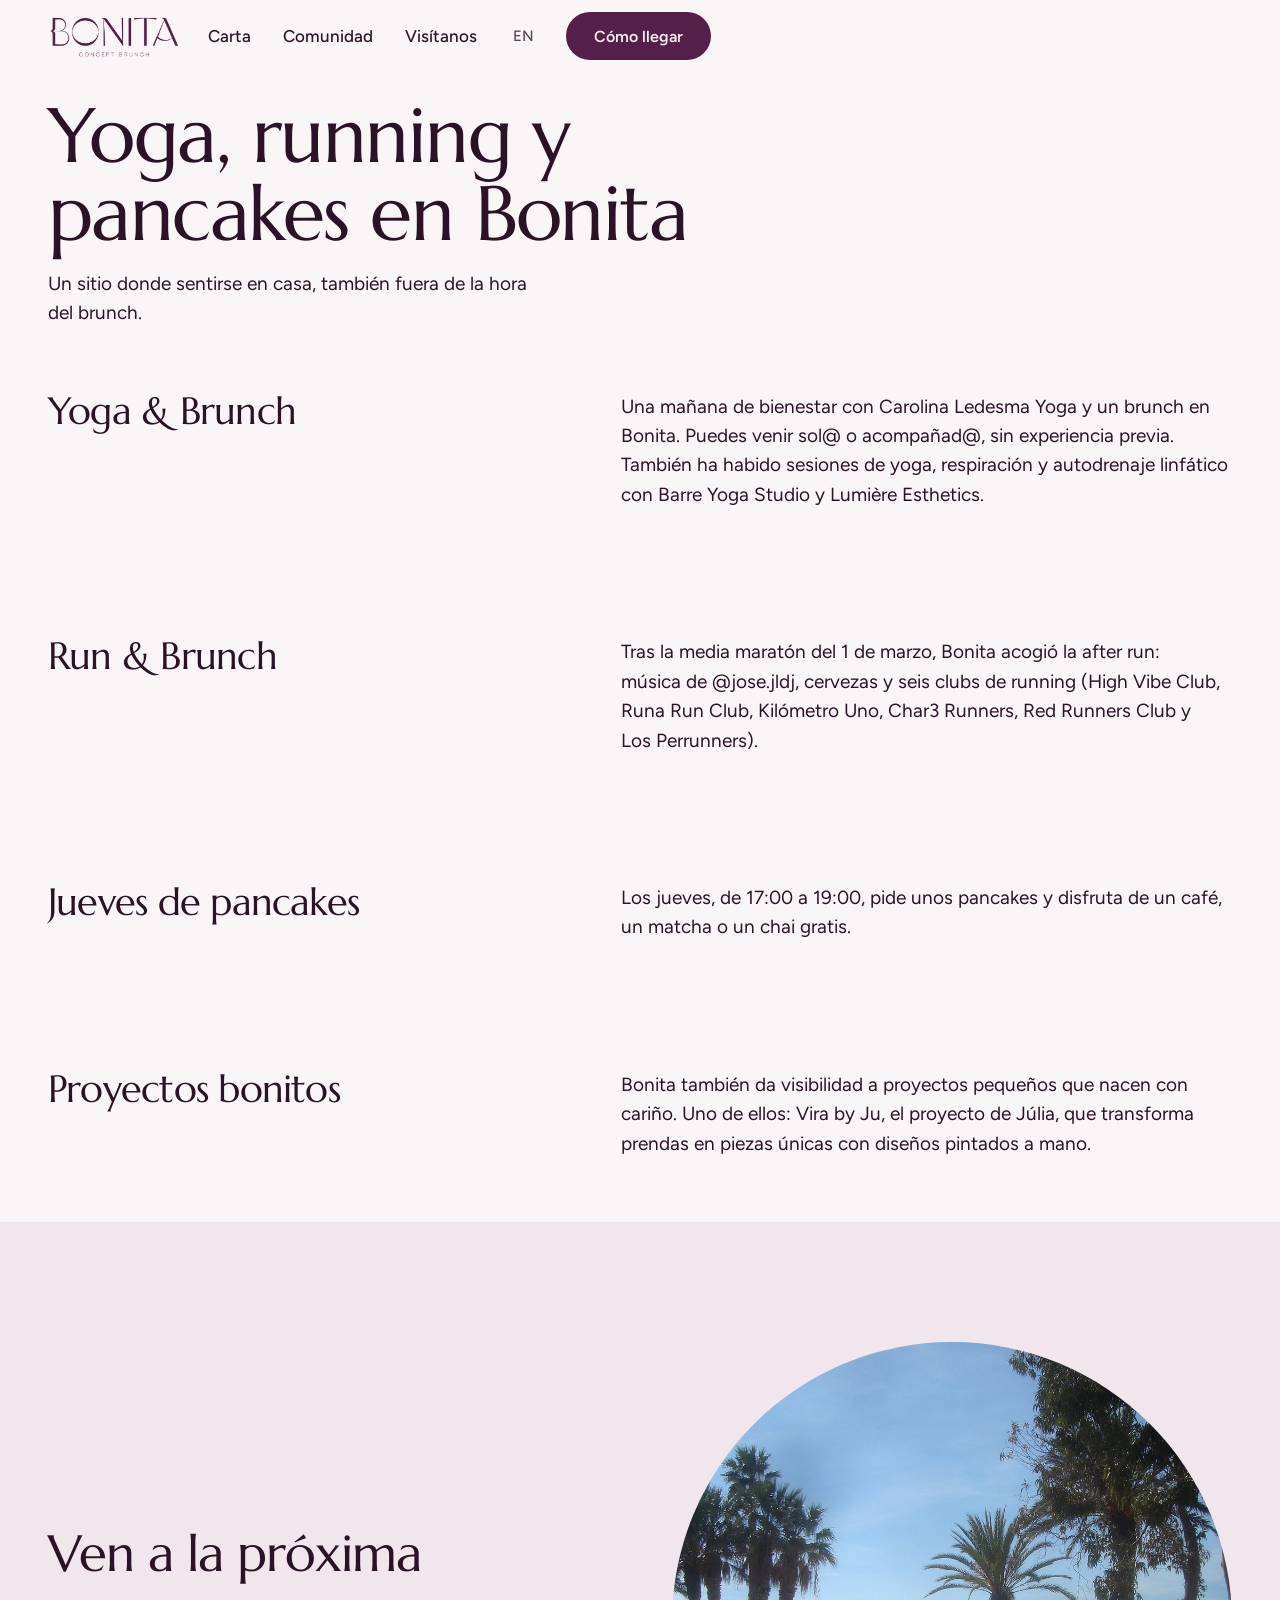
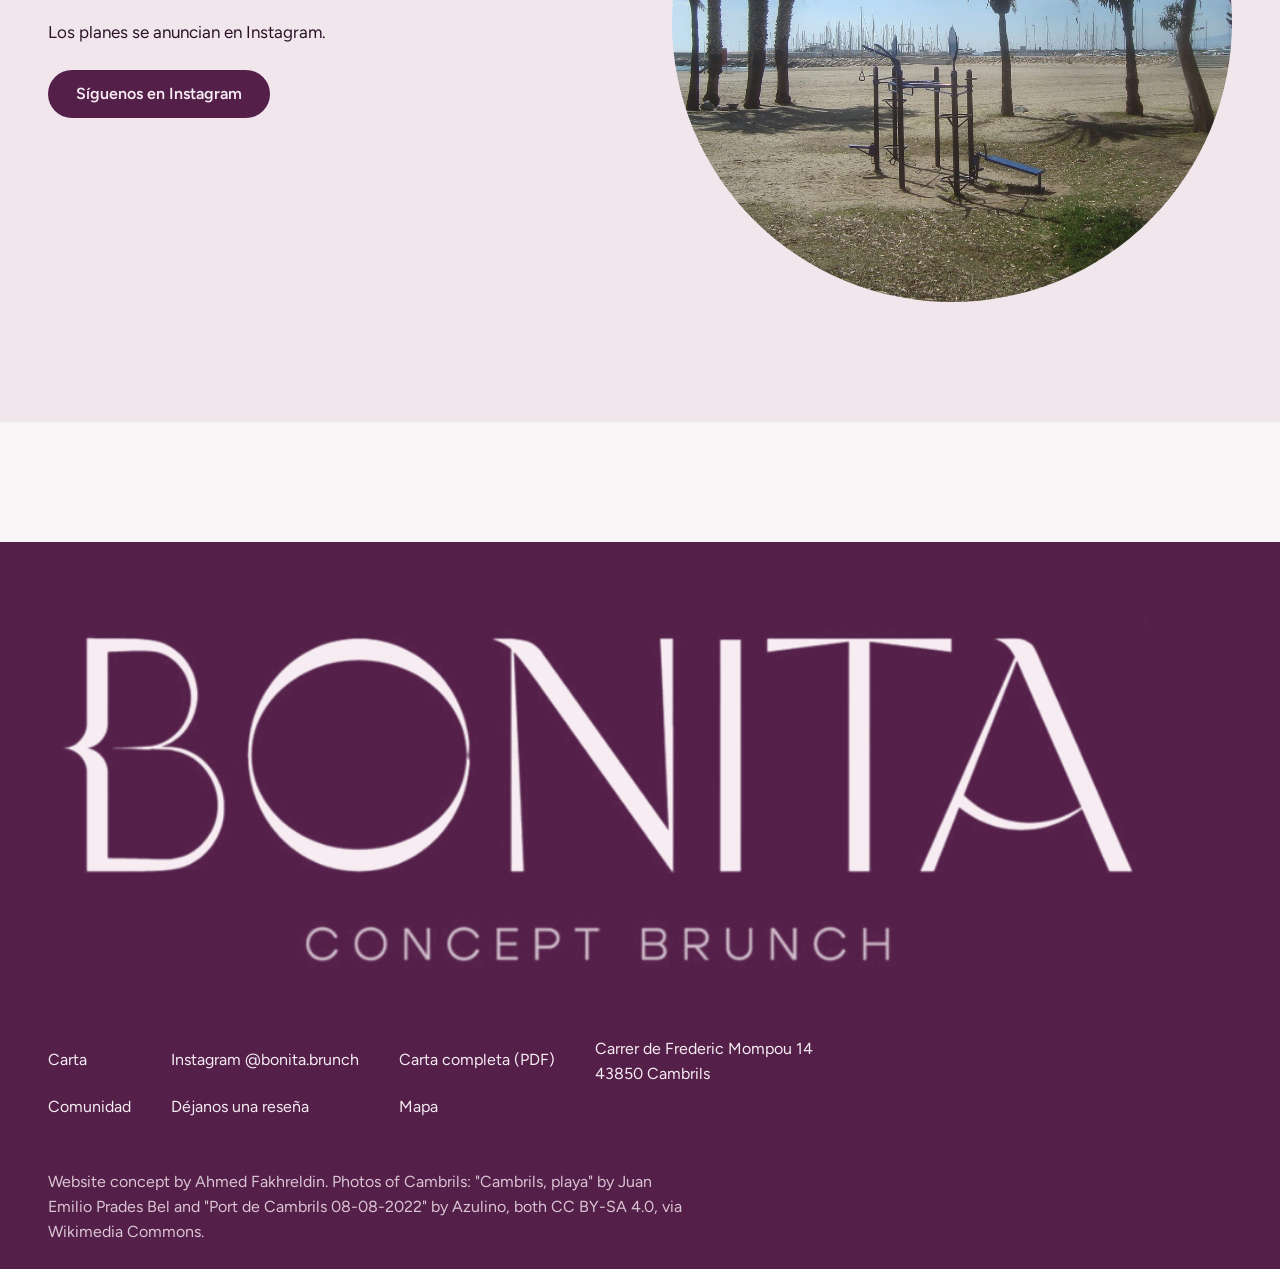
<file: comunidad.html>
<!doctype html>
<html lang="es"><head><meta charset="utf-8"><meta name="viewport" content="width=device-width,initial-scale=1">
<title>Comunidad · Bonita Concept Brunch</title><meta name="description" content="Yoga & Brunch, After Run, jueves de pancakes y proyectos locales en Bonita, Cambrils.">
<link rel="preload" as="font" type="font/woff2" crossorigin href="fonts/marcellus-400.woff2">
<link rel="preload" as="font" type="font/woff2" crossorigin href="fonts/figtree-400.woff2">
<link rel="stylesheet" href="fonts/fonts.css?v=7"><link rel="stylesheet" href="styles.css?v=7"><noscript><style>.rv{opacity:1!important;transform:none!important}</style></noscript>
<style>html.fl body{opacity:0}body{transition:opacity .25s ease}</style>
<script>document.documentElement.classList.add('fl');(function(){var d=function(){document.documentElement.classList.remove('fl')};setTimeout(d,1200);if(document.fonts&&document.fonts.load){Promise.all([document.fonts.load('1em Marcellus'),document.fonts.load('1em Figtree')]).then(d,d)}else d()})();</script>
</head><body><a class="skip" href="#main">Saltar al contenido</a><header class="nav"><a href="index.html" aria-label="Bonita Concept Brunch"><img class="logo" src="img/logo-plum.png" alt="Bonita Concept Brunch" width="132" height="44"></a>
<a class="l" href="carta.html"><span data-en="Menu">Carta</span></a><a class="l" href="comunidad.html"><span data-en="Community">Comunidad</span></a><a class="l" href="index.html#visitanos"><span data-en="Visit">Visítanos</span></a>
<button class="lang" type="button" aria-label="Switch to English">EN</button><a class="btn" href="https://www.google.com/maps/search/?api=1&query=Bonita+Concept+Brunch+Carrer+de+Frederic+Mompou+14+Cambrils"><span data-en="Directions">Cómo llegar</span></a></header><main id="main">
<div class="hello"><h1 class="rv"><span data-en="Yoga, running and pancakes at Bonita">Yoga, running y pancakes en Bonita</span></h1><p class="rv" style="--i:1"><span data-en="A place to feel at home, even outside brunch hours.">Un sitio donde sentirse en casa, también fuera de la hora del brunch.</span></p></div>
<div style="padding:0 var(--m)"><section class="story"><h2 class="rv"><span data-en="Yoga &amp; Brunch">Yoga & Brunch</span></h2><p class="rv" style="--i:2"><span data-en="A morning of wellbeing with Carolina Ledesma Yoga and a brunch at Bonita. Come alone or with someone, no experience needed. There have also been sessions of yoga, breathing and lymphatic self-drainage with Barre Yoga Studio and Lumière Esthetics.">Una mañana de bienestar con Carolina Ledesma Yoga y un brunch en Bonita. Puedes venir sol@ o acompañad@, sin experiencia previa. También ha habido sesiones de yoga, respiración y autodrenaje linfático con Barre Yoga Studio y Lumière Esthetics.</span></p></section><section class="story"><h2 class="rv"><span data-en="Run &amp; Brunch">Run & Brunch</span></h2><p class="rv" style="--i:2"><span data-en="After the half marathon on 1 March, Bonita hosted the after run: music by @jose.jldj, beers and six running clubs (High Vibe Club, Runa Run Club, Kilómetro Uno, Char3 Runners, Red Runners Club and Los Perrunners).">Tras la media maratón del 1 de marzo, Bonita acogió la after run: música de @jose.jldj, cervezas y seis clubs de running (High Vibe Club, Runa Run Club, Kilómetro Uno, Char3 Runners, Red Runners Club y Los Perrunners).</span></p></section><section class="story"><h2 class="rv"><span data-en="Pancake Thursdays">Jueves de pancakes</span></h2><p class="rv" style="--i:2"><span data-en="On Thursdays, from 17:00 to 19:00, order pancakes and enjoy a coffee, a matcha or a chai on the house.">Los jueves, de 17:00 a 19:00, pide unos pancakes y disfruta de un café, un matcha o un chai gratis.</span></p></section><section class="story"><h2 class="rv"><span data-en="Projects we love">Proyectos bonitos</span></h2><p class="rv" style="--i:2"><span data-en="Bonita also gives a stage to small projects born with care. One of them: Vira by Ju, Júlia&#x27;s project, which turns clothes into one-of-a-kind pieces with hand painted designs.">Bonita también da visibilidad a proyectos pequeños que nacen con cariño. Uno de ellos: Vira by Ju, el proyecto de Júlia, que transforma prendas en piezas únicas con diseños pintados a mano.</span></p></section></div>
<section class="sec visit band"><div class="split"><div><h2 class="rv"><span data-en="Join the next one">Ven a la próxima</span></h2><p class="rv" style="--i:1;max-width:46ch"><span data-en="Plans are announced on Instagram.">Los planes se anuncian en Instagram.</span></p><div class="actions rv" style="--i:2"><a class="btn" href="https://www.instagram.com/bonita.brunch/"><span data-en="Follow us on Instagram">Síguenos en Instagram</span></a></div></div><div class="mask rv" style="--i:2"><img src="img/town/playa.jpg" alt="La playa de Cambrils con palmeras" width="1400" height="1050" loading="lazy"></div></div></section></main><footer><img class="big" src="img/logo-cream.png" alt="Bonita Concept Brunch" width="930" height="310">
<div class="cols"><div><a href="carta.html"><span data-en="Menu">Carta</span></a><a href="comunidad.html"><span data-en="Community">Comunidad</span></a></div>
<div><a href="https://www.instagram.com/bonita.brunch/">Instagram @bonita.brunch</a><a href="https://g.page/r/CfIAZZboetoIEBM/review"><span data-en="Leave a review">Déjanos una reseña</span></a></div>
<div><a href="https://drive.google.com/file/d/1cFi0jNEHaVHTh7_fU4lbBXJW9XEex9RG/view?usp=drive_link"><span data-en="Full menu (PDF)">Carta completa (PDF)</span></a><a href="https://www.google.com/maps/search/?api=1&query=Bonita+Concept+Brunch+Carrer+de+Frederic+Mompou+14+Cambrils"><span data-en="Map">Mapa</span></a></div>
<div><span>Carrer de Frederic Mompou 14<br>43850 Cambrils</span></div></div>
<p class="credit">Website concept by Ahmed Fakhreldin. Photos of Cambrils: "Cambrils, playa" by Juan Emilio Prades Bel and "Port de Cambrils 08-08-2022" by Azulino, both CC BY-SA 4.0, via Wikimedia Commons.</p></footer>
<script src="site.js?v=7"></script></body></html>
</file>
<file: fonts/fonts.css>
@font-face{font-family:'Figtree';font-style:normal;font-weight:400;font-display:block;src:url(figtree-400.woff2) format('woff2')}
@font-face{font-family:'Figtree';font-style:normal;font-weight:500;font-display:block;src:url(figtree-500.woff2) format('woff2')}
@font-face{font-family:'Figtree';font-style:normal;font-weight:600;font-display:block;src:url(figtree-600.woff2) format('woff2')}
@font-face{font-family:'Marcellus';font-style:normal;font-weight:400;font-display:block;src:url(marcellus-400.woff2) format('woff2')}
</file>
<file: styles.css>
:root{
  --plum:#541F49; --plum-d:#3E1535; --orchid:#A5709B; --ground:#FAF6F8; --step:#F0E6EC; --ink:#2B1226; --soft:#5C4256; --cream:#F6ECF2;
  --f-display:'Marcellus',Georgia,serif; --f-text:'Figtree',system-ui,sans-serif;
  --m:clamp(16px,4vw,48px); --ease:cubic-bezier(.23,1,.32,1);
  --s1:8px;--s2:16px;--s3:24px;--s4:40px;--s5:64px;--s6:120px;
}
*{box-sizing:border-box;margin:0}
html{scroll-behavior:smooth;-webkit-text-size-adjust:100%}
body{background:var(--ground);color:var(--ink);font:400 17px/1.55 var(--f-text);overflow-x:hidden}
img{display:block;max-width:100%}
a{color:inherit}
h1,h2,h3{font-family:var(--f-display);font-weight:400;line-height:1.02;letter-spacing:-.02em;text-wrap:balance}
p{text-wrap:pretty}
:focus-visible{outline:3px solid var(--plum);outline-offset:3px}
.skip{position:absolute;left:-999px}.skip:focus{left:var(--m);top:8px;background:var(--plum);color:var(--cream);padding:8px 16px;z-index:50}
/* nav */
.nav{position:sticky;top:0;z-index:20;background:var(--ground);display:flex;align-items:center;gap:var(--s3);padding:10px var(--m);height:72px}
.nav .logo{height:44px;width:auto;margin-right:auto}
.nav a.l{text-decoration:none;font-weight:500;padding:12px 4px}
.nav a.l:hover{color:var(--plum);text-decoration:underline;text-underline-offset:6px}
.lang{background:none;border:0;font:500 15px var(--f-text);color:var(--soft);padding:12px 8px;cursor:pointer;min-height:44px}
.btn{display:inline-flex;align-items:center;justify-content:center;min-height:48px;padding:0 28px;border-radius:999px;background:var(--plum);color:var(--cream);font:600 16px var(--f-text);text-decoration:none;border:0;cursor:pointer;transition:transform .18s var(--ease),background .18s var(--ease);white-space:nowrap}
.btn:active{transform:scale(.97)}
.btn.alt{background:var(--step);color:var(--plum)}
@media (hover:hover) and (pointer:fine){.btn:hover{background:var(--plum-d)}.btn.alt:hover{background:#E6D6DF}}
/* hero */
.hero{position:relative;min-height:calc(100svh - 72px);overflow:hidden;display:flex;align-items:center;padding:var(--s4) var(--m)}
.hero .copy{position:relative;z-index:2;width:min(52%,720px);padding-left:4vw}
.hero h1{font-size:clamp(48px,6.2vw,100px);margin-bottom:var(--s3)}
.hero p.lead{font-size:19px;max-width:30ch;margin-bottom:var(--s3);color:var(--ink)}
.disc{position:absolute;z-index:1;width:120vh;height:120vh;border-radius:50%;background:var(--plum);left:84%;top:55%;transform:translate(-50%,-50%);display:grid;place-items:center;animation:open 1.1s var(--ease) both}
.disc img{position:absolute;left:12%;top:50%;width:44%;height:auto;transform:translateY(-50%)}
@keyframes open{from{clip-path:circle(0% at 100% 50%)}to{clip-path:circle(150% at 100% 50%)}}
.status{display:flex;align-items:center;gap:var(--s2);margin-top:var(--s4);max-width:44ch}
.status i{flex:none;width:18px;height:18px;border-radius:50%;background:var(--orchid)}
.status.on i{background:var(--plum)}
.status b{font-weight:600}
/* sections */
.sec{padding:var(--s6) var(--m)}
.sec h2,.sec .h{font-size:clamp(36px,4vw,60px);margin-bottom:var(--s4)}
.panel{background:var(--plum);color:var(--cream);margin:0 20px;border-radius:12px;min-height:84svh;position:relative;overflow:hidden;padding:56px}
.panel h2{font-size:clamp(40px,4.4vw,64px);max-width:12ch;margin-bottom:var(--s5)}
.panel .cols{position:absolute;left:63%;top:56px;display:grid;gap:64px;width:min(330px,30%)}
.panel h3{font:600 22px/1.2 var(--f-text);margin-bottom:8px;letter-spacing:0}
.panel p{font-size:16px}
.panel .btn{background:var(--cream);color:var(--plum);width:max-content}
.panel .ring{position:absolute;left:6%;bottom:-18vw;width:38vw;height:38vw;border-radius:50%;background:var(--orchid)}
.ringlist{list-style:none;padding:0}
.ringlist li{display:grid;grid-template-columns:28px 1fr;gap:var(--s2);padding:10px 0}
.ringlist li::before{content:"";width:16px;height:16px;border-radius:50%;background:var(--plum);margin-top:.5em}
.split{display:grid;grid-template-columns:1fr 1fr;gap:var(--s5);align-items:center}
.mask{aspect-ratio:1;border-radius:50%;overflow:hidden;background:var(--step)}
.mask img{width:100%;height:100%;object-fit:cover}
.cap{font-size:15px;color:var(--soft);margin-top:var(--s2)}
.band{background:var(--step)}
.visit dl{display:grid;grid-template-columns:max-content 1fr;gap:12px 32px;margin:var(--s3) 0}
.visit dt{font-weight:600}
.actions{display:flex;flex-wrap:wrap;gap:var(--s2);margin-top:var(--s3)}
/* footer */
footer{background:var(--plum);color:var(--cream);padding:var(--s5) var(--m) var(--s3);margin-top:var(--s6)}
footer .big{width:100%;max-width:1100px;height:auto;margin:0 0 var(--s5)}
footer .cols{display:grid;grid-template-columns:repeat(4,auto);gap:var(--s4);justify-content:start;font-size:16px}
footer a{display:block;padding:6px 0;text-decoration:none}
footer a:hover{text-decoration:underline}
footer .credit{margin-top:var(--s4);font-size:15px;color:#D9C4D2;max-width:70ch}
/* carta */
.chips{position:sticky;top:72px;z-index:15;background:var(--ground);display:flex;gap:8px;overflow-x:auto;padding:12px var(--m);scrollbar-width:none}
.chips a{flex:none;text-decoration:none;padding:0 20px;min-height:44px;display:inline-flex;align-items:center;border-radius:999px;background:var(--step);font-weight:500}
.chips a[aria-current=true]{background:var(--plum);color:var(--cream)}
.cat{padding:var(--s5) var(--m) 0;scroll-margin-top:140px}
.cat .chead{display:flex;justify-content:space-between;align-items:baseline;margin-bottom:var(--s3)}
.cat h2{font-size:clamp(32px,3.4vw,50px)}
.cat .chead>span{color:var(--soft)}
.items{display:grid;grid-template-columns:1fr 1fr;gap:36px 64px;list-style:none;padding:0}
.items li{display:grid;grid-template-columns:44px 1fr;gap:20px}
.items li::before{content:"";width:44px;height:44px;border-radius:50%;background:var(--step);border:9px solid var(--orchid);box-sizing:border-box}
.items b{font-size:18px;font-weight:600}
.items p{font-size:16px;color:var(--soft);max-width:40ch}
.items em{font-style:normal;color:var(--plum);font-weight:500;font-size:15px}
.hello{padding:var(--s4) var(--m) 0}
.hello h1{font-size:clamp(44px,6vw,88px);max-width:14ch}
/* community */
.story{display:grid;grid-template-columns:1fr 1fr;gap:var(--s5);padding:var(--s5) 0;align-items:start}
.story h2{font-size:clamp(32px,3.4vw,50px)}
.story:nth-child(even) h2{order:2}
/* motion */
.rv{opacity:0;transform:translateY(24px);transition:opacity .7s var(--ease),transform .7s var(--ease);transition-delay:calc(var(--i,0)*70ms)}
.rv.in{opacity:1;transform:none}
@media (max-width:900px){
  .nav a.l{display:none}
  .hero{align-items:flex-start;padding-top:6vh}
  .hero .copy{width:100%;padding-left:0}
  .hero h1{font-size:11.5vw}
  .disc{width:130vw;height:130vw;left:50%;top:auto;bottom:-66vw;transform:translateX(-50%)}
  .disc img{left:27%;top:22%;width:46%;transform:none}
  .status{max-width:none}
  .panel{margin:0 10px;padding:32px 20px;min-height:0}
  .panel h2{font-size:8.5vw;margin-bottom:var(--s3)}
  .panel .cols{position:static;width:100%;gap:var(--s3);margin-bottom:var(--s3)}
  .panel .ring{position:relative;left:0;bottom:-20vw;width:86vw;height:86vw;margin:var(--s3) auto 0}
  .split,.story,.items{grid-template-columns:1fr}
  .ringlist{columns:1!important}
  .story:nth-child(even) h2{order:0}
  .sec{padding:80px var(--m)}
  footer .cols{grid-template-columns:1fr 1fr}
  .visit dl{grid-template-columns:1fr}
}
@media (prefers-reduced-motion:reduce){.disc{animation:none}.rv{opacity:1;transform:none;transition:none}html{scroll-behavior:auto}}

.hello p{font-size:19px;max-width:44ch;margin-top:16px;color:var(--ink)}
.hello .actions{margin-bottom:var(--s3)}
.cat{padding-top:var(--s6)}
.items p{max-width:56ch}
@media (min-width:1200px){.items{grid-template-columns:repeat(3,1fr);gap:40px 48px}}
@media (min-width:700px){.chips{flex-wrap:wrap;overflow:visible}}
@media (max-width:699px){.items{grid-template-columns:1fr}}
.story{grid-template-columns:5fr 6fr}
.story p{font-size:19px;max-width:60ch}
.story:nth-child(even) h2{order:0}

.story h2{font-size:clamp(28px,3vw,44px)}
@media (max-width:699px){.hello h1{font-size:9.5vw}.story h2{font-size:7.4vw}}

.cat{padding-top:80px}.hello{padding-top:var(--s3)}

footer a{padding:11px 0}
.cat .chead>span{font-size:16px}
.band .ringlist li{padding:12px 0}
.band .ringlist{font-size:19px}
@media (min-width:1200px){.items p{max-width:none}}
footer .credit{font-size:16px}
.panel .cols{width:min(440px,34%)}
@media (min-width:1200px){.items{gap:40px 32px}}
@media (max-width:899px){.panel .cols{width:100%}}

.nm{display:flex;justify-content:space-between;gap:var(--s2);align-items:baseline}
.pr{font-weight:500;white-space:nowrap}
.note{color:var(--soft);font-size:16px;max-width:90ch;margin:-8px 0 var(--s3)}
.items li::before{display:none}
.items li{grid-template-columns:1fr}
.items em{display:block;margin-top:4px}

.frame{aspect-ratio:1;border-radius:50%;overflow:hidden;position:relative;background:var(--step)}
.frame img{position:absolute;inset:0;width:100%;height:100%;object-fit:cover;opacity:0;animation:cf 18s infinite}
.frame img:first-child{opacity:1}
@keyframes cf{0%{opacity:0}3%{opacity:1}17%{opacity:1}20%{opacity:0}100%{opacity:0}}
.caps{position:relative;height:28px;margin-top:var(--s2);text-align:center;color:var(--soft)}
.caps span{position:absolute;inset:0;opacity:0;animation:cf 18s infinite}
.cl{display:flex;align-items:center;gap:20px}
.cphoto{width:88px;height:88px;border-radius:50%;object-fit:cover;flex:none}
@media (prefers-reduced-motion:reduce){.frame img,.caps span{animation:none}.frame img:not(:first-child){display:none}.caps span:not(:first-child){display:none}.caps span:first-child{opacity:1}}

@media (max-width:900px){
  .hero{display:block;min-height:0;padding:var(--s4) var(--m) 0}
  .hero .copy{padding-left:0}
  .disc{position:relative;left:auto;top:auto;bottom:auto;transform:none;width:130vw;height:130vw;margin:var(--s4) 0 -78vw -15vw;animation-name:open-m}
  .disc img{left:27%;top:20%;width:46%}
}
@keyframes open-m{from{clip-path:circle(0% at 50% 0%)}to{clip-path:circle(150% at 50% 0%)}}
@media (min-width:901px) and (max-width:1200px){
  .hero{display:block;min-height:0;padding:var(--s4) var(--m) 0}
  .hero .copy{width:100%;padding-left:0}
  .hero h1{font-size:8vw}
  .disc{position:relative;left:auto;top:auto;bottom:auto;transform:none;width:110vw;height:110vw;margin:var(--s4) 0 -62vw -5vw;animation-name:open-m}
  .disc img{left:27%;top:20%;width:46%}
}
</file>
